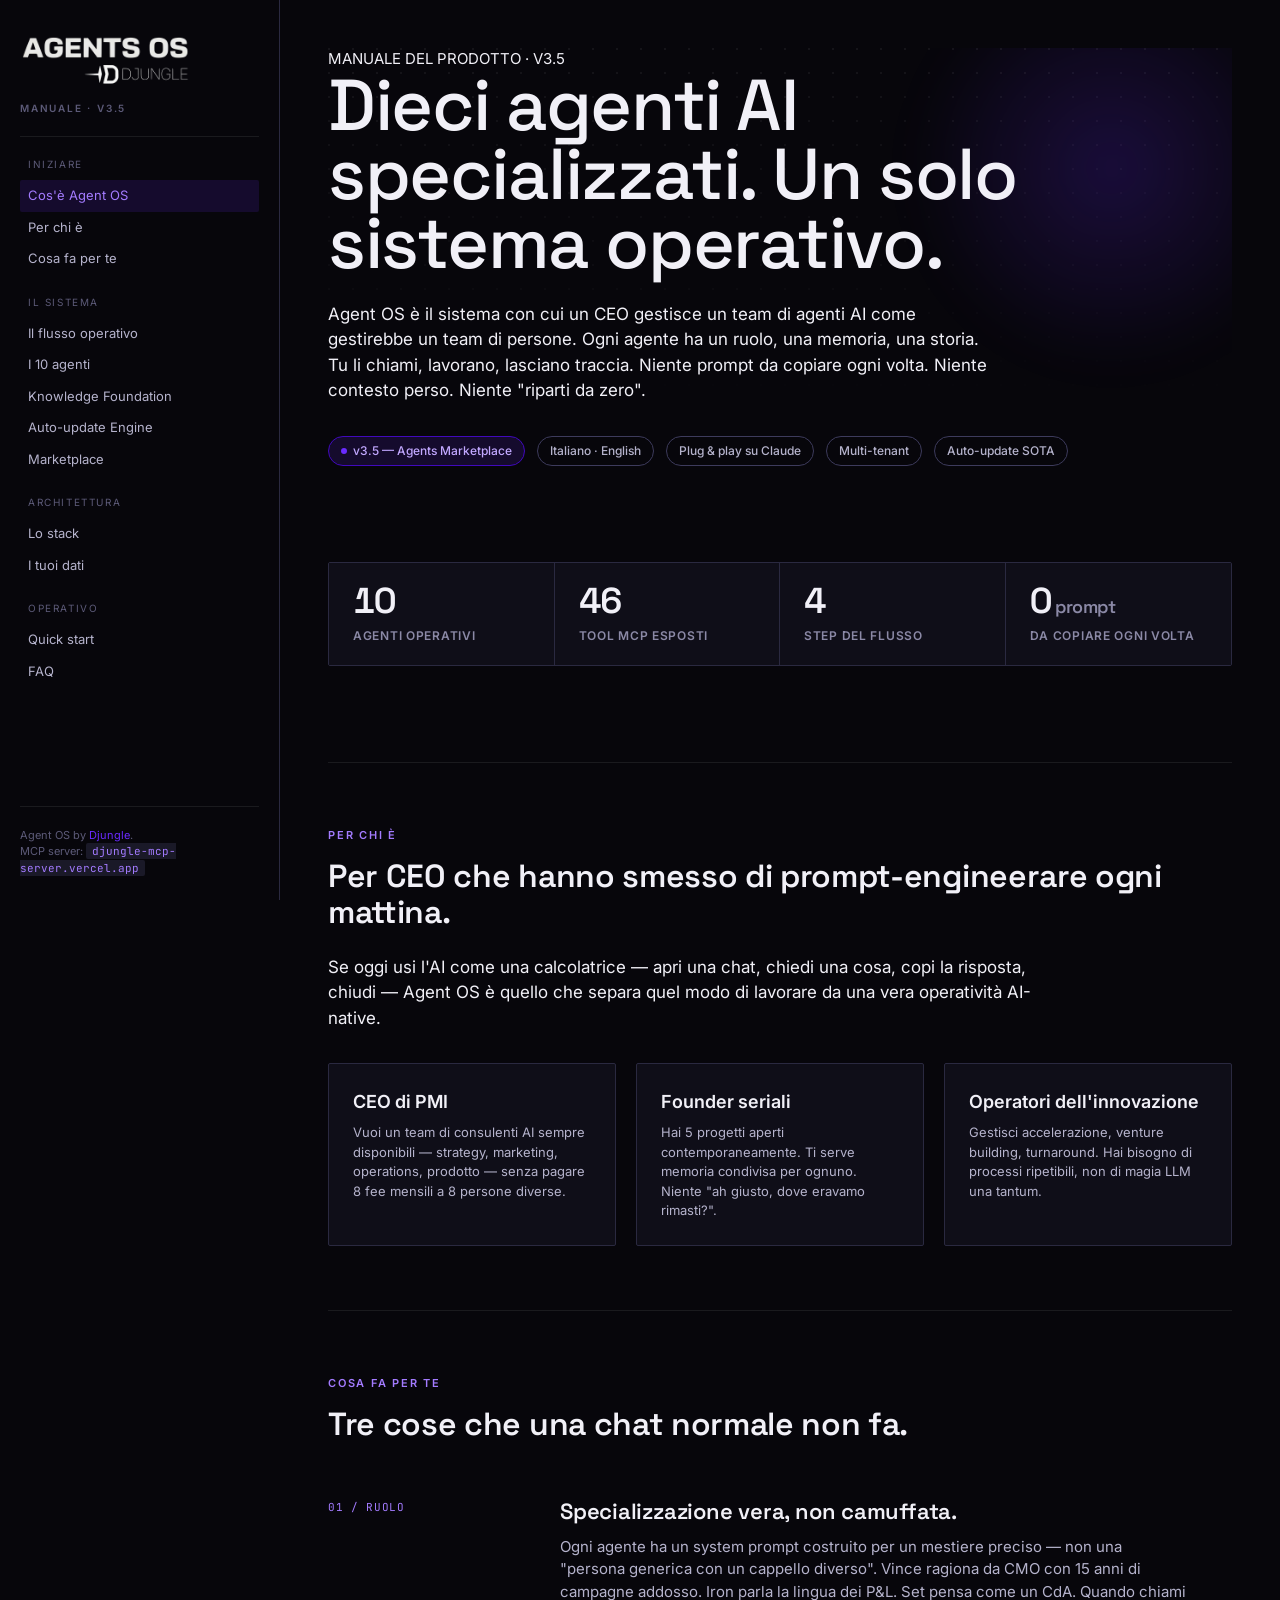
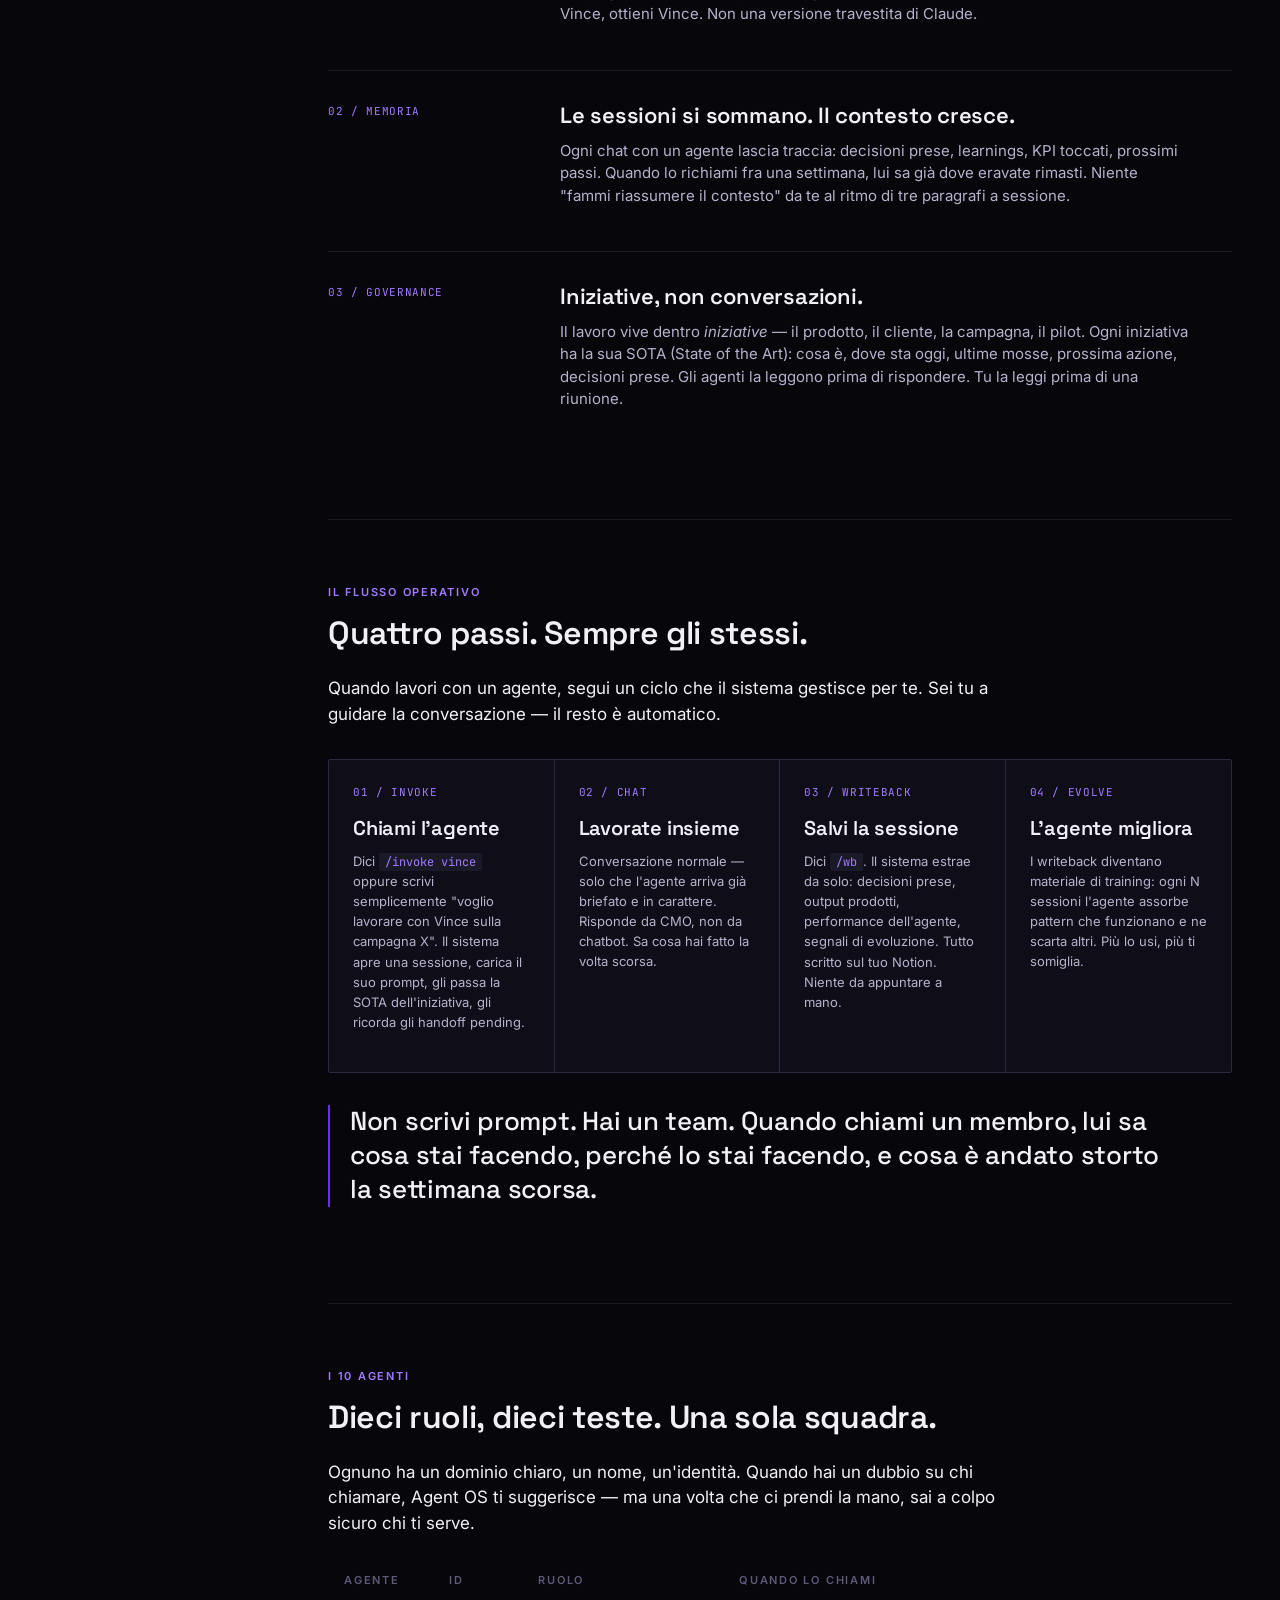
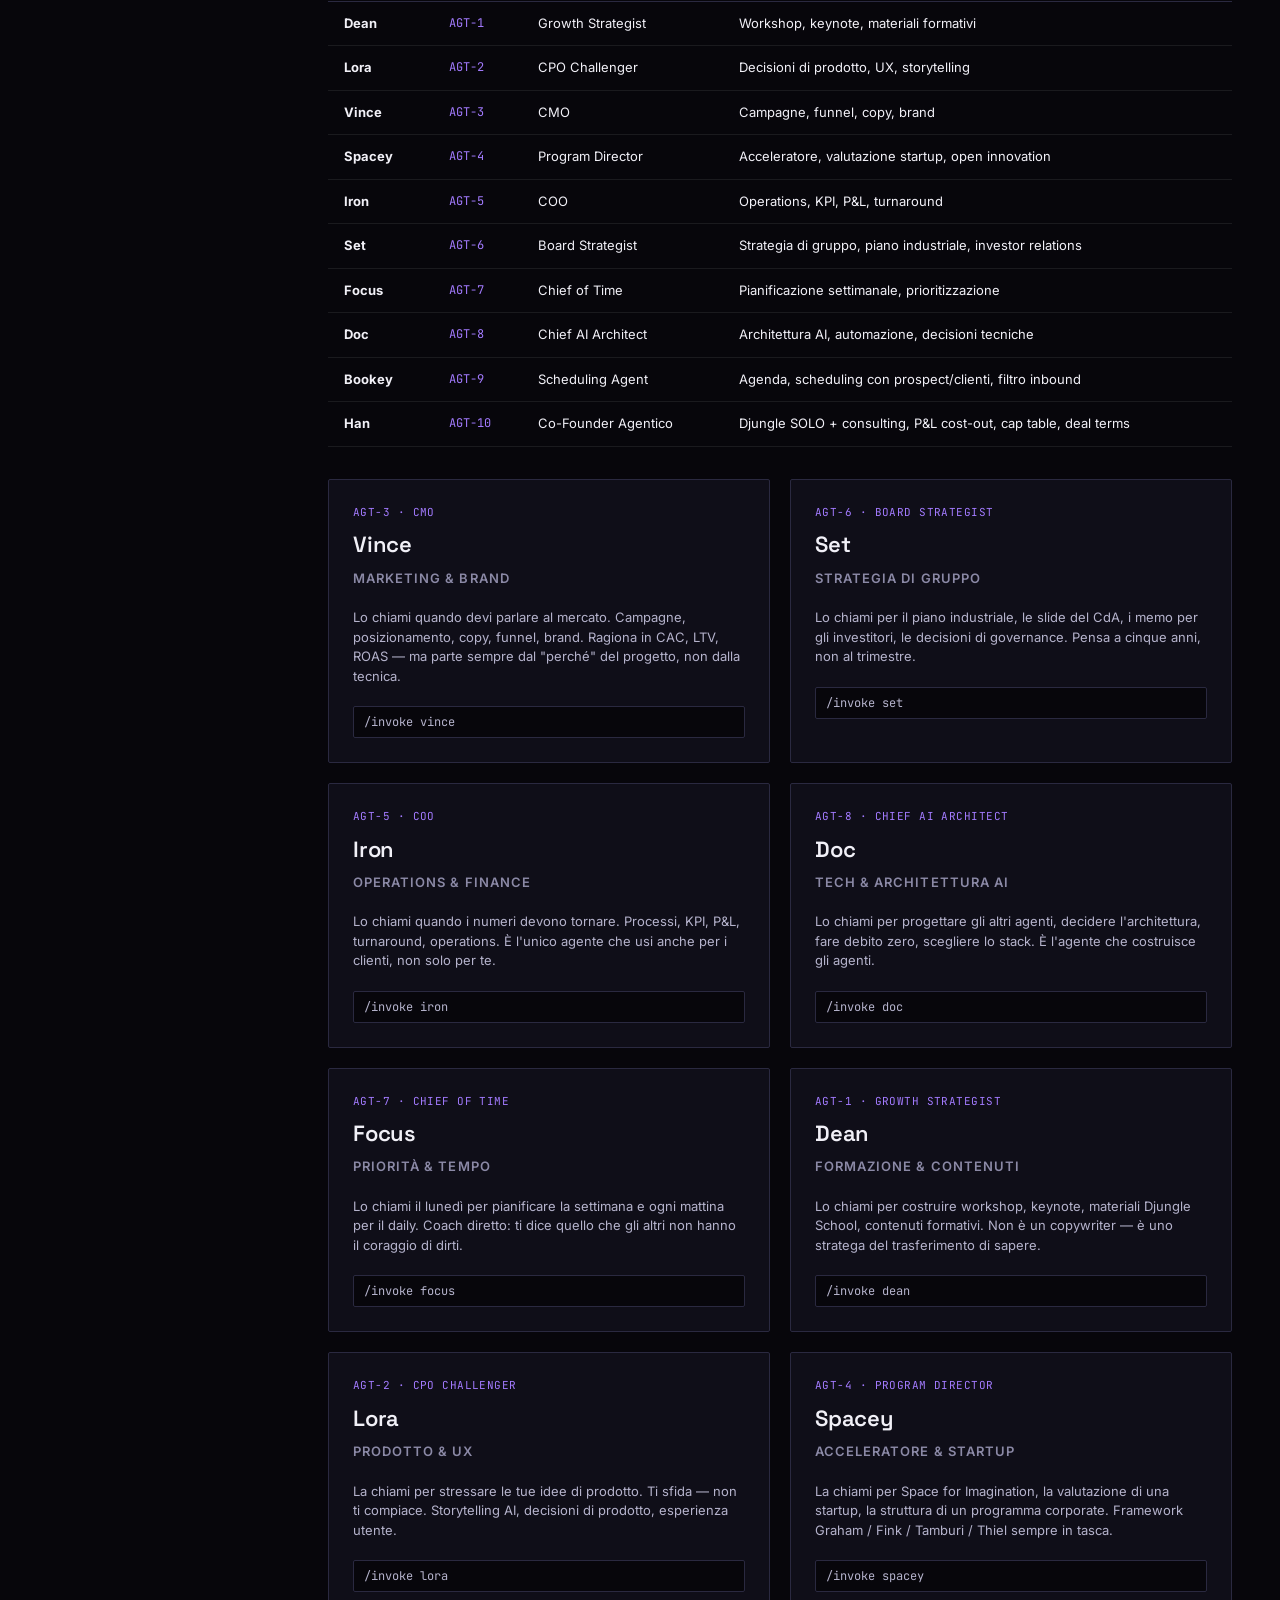
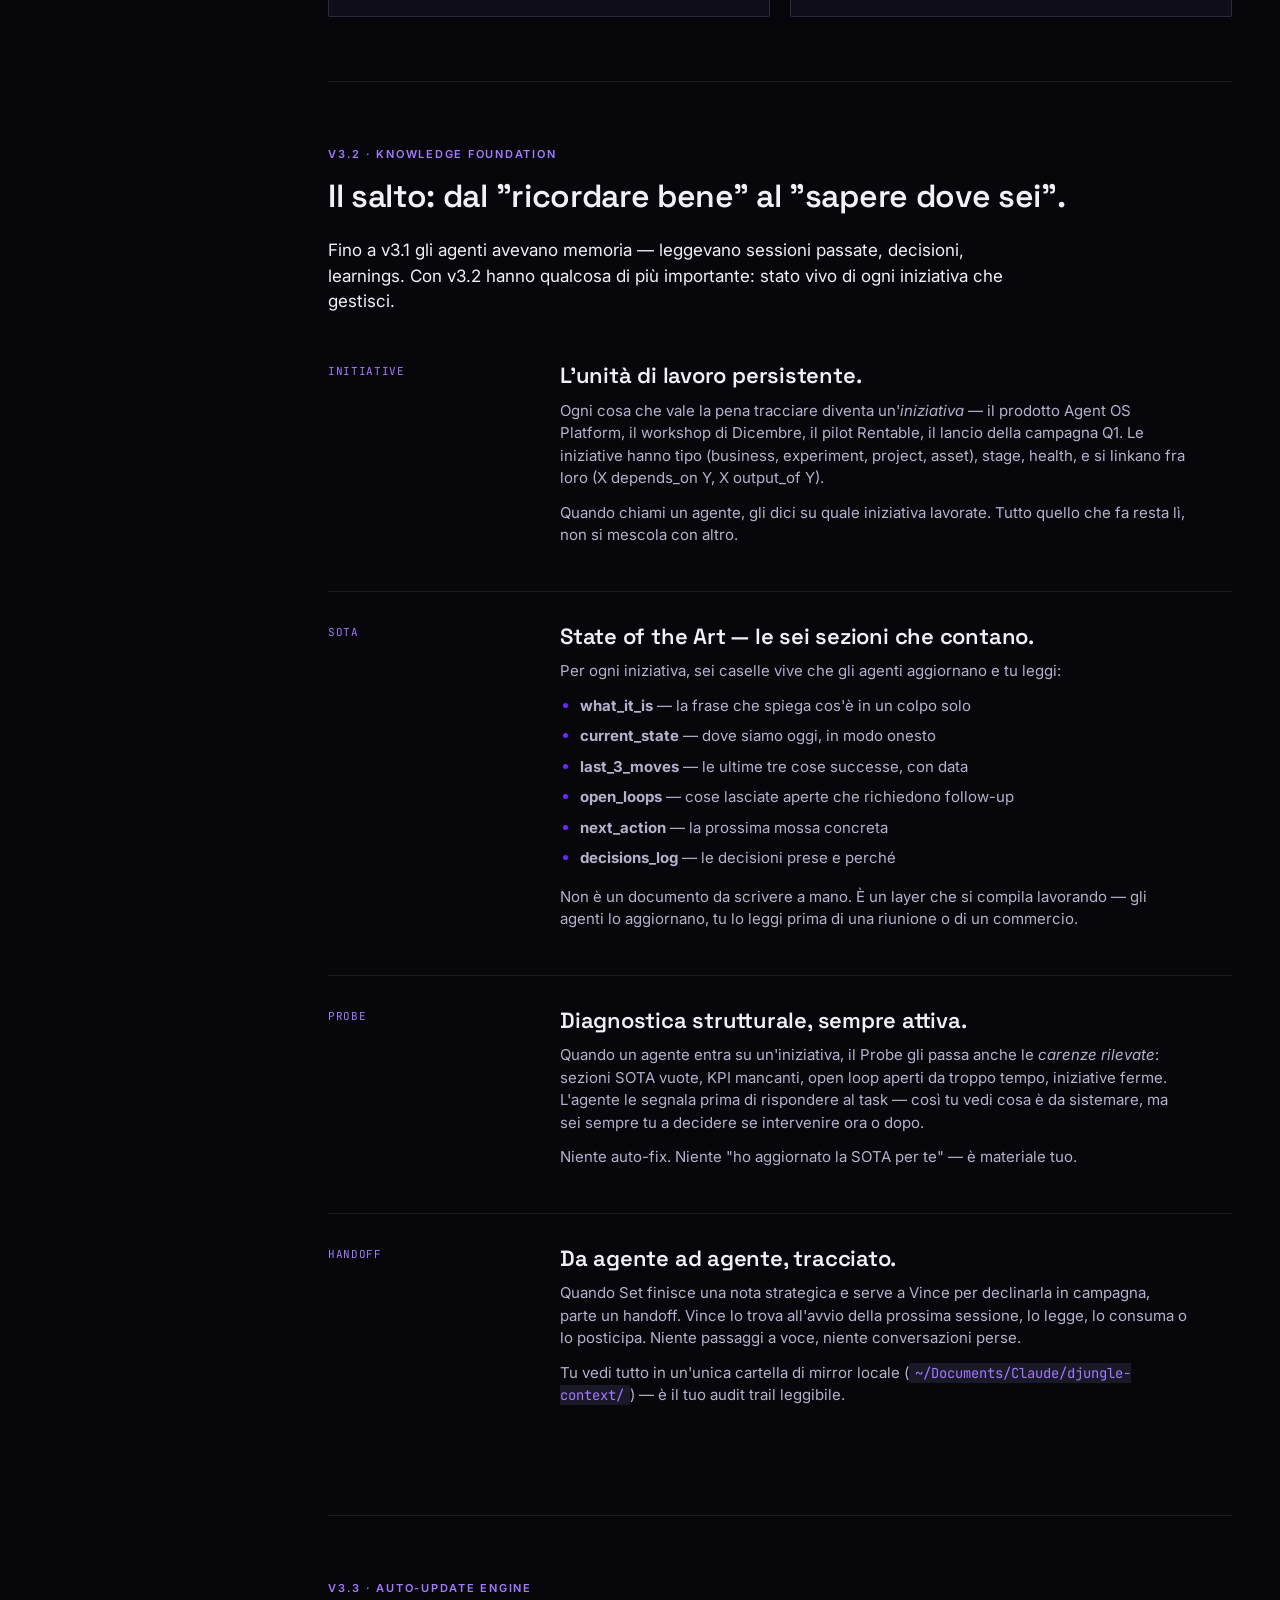
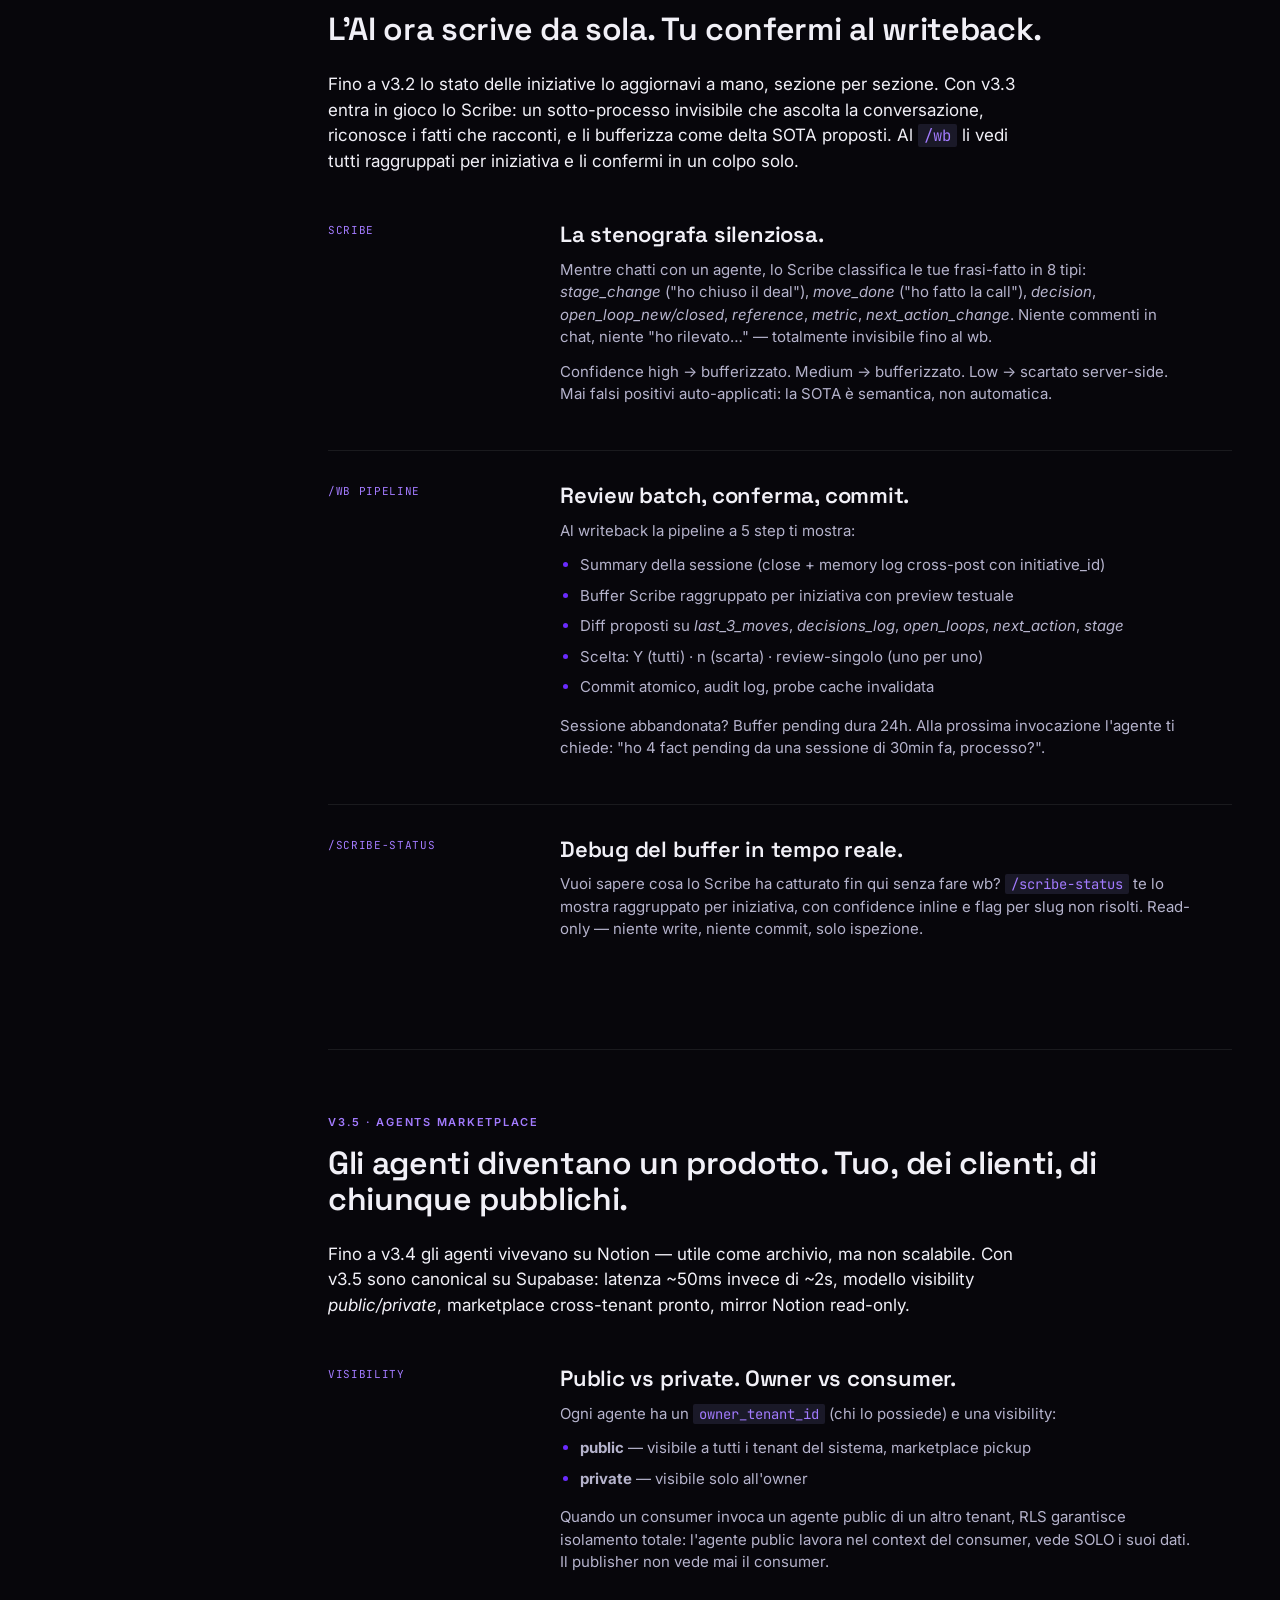
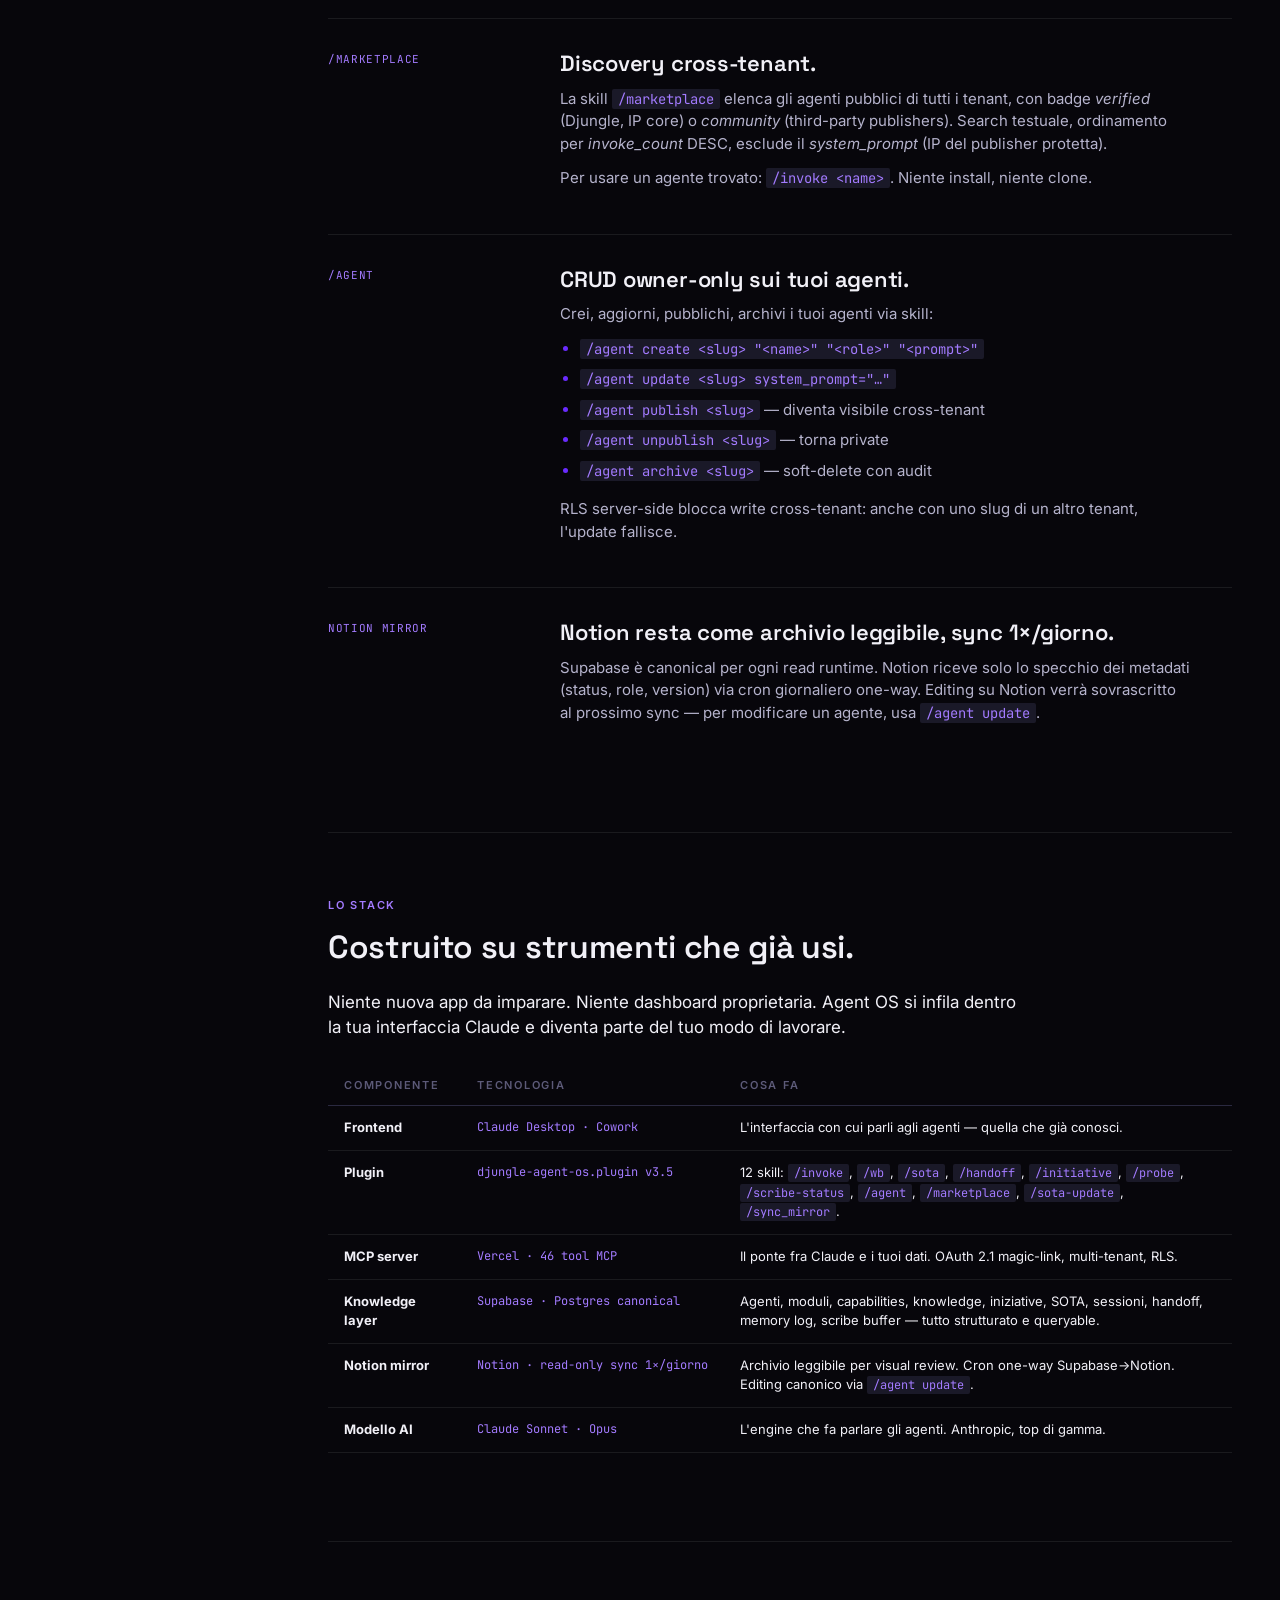
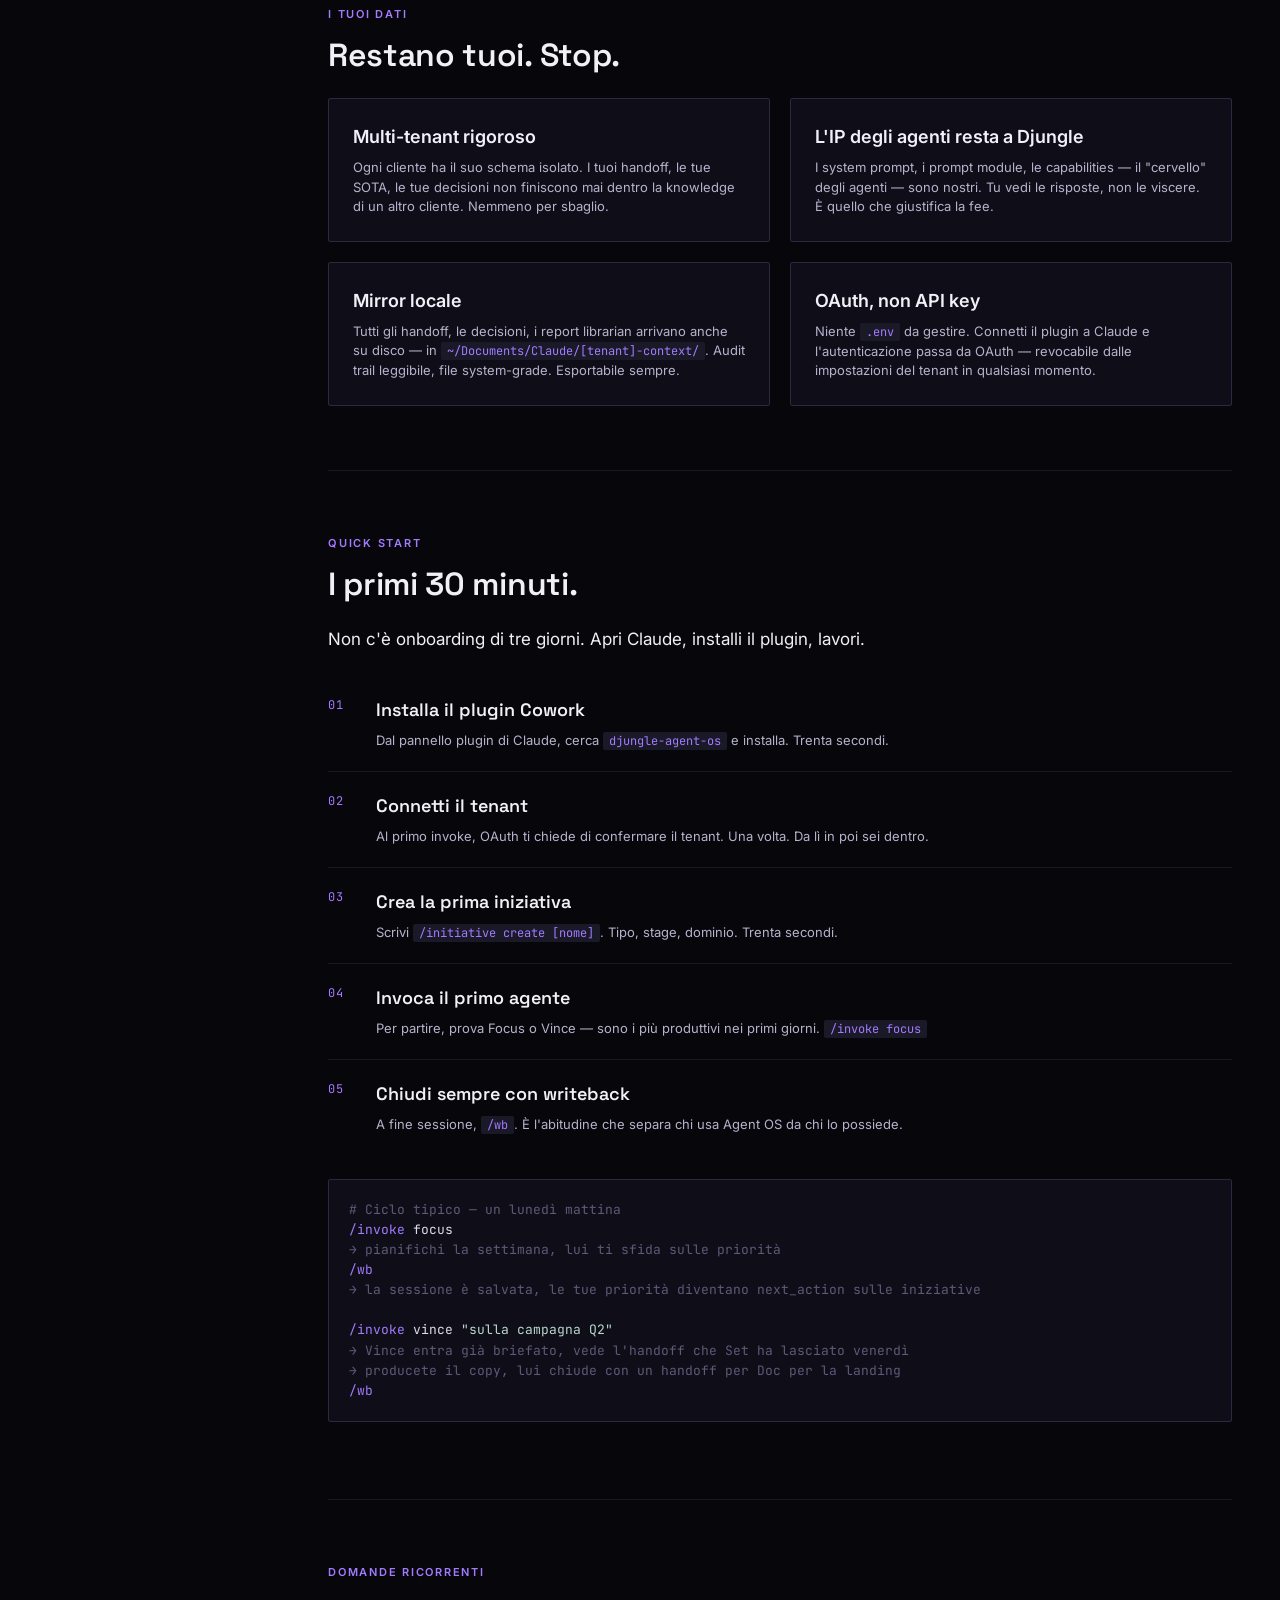
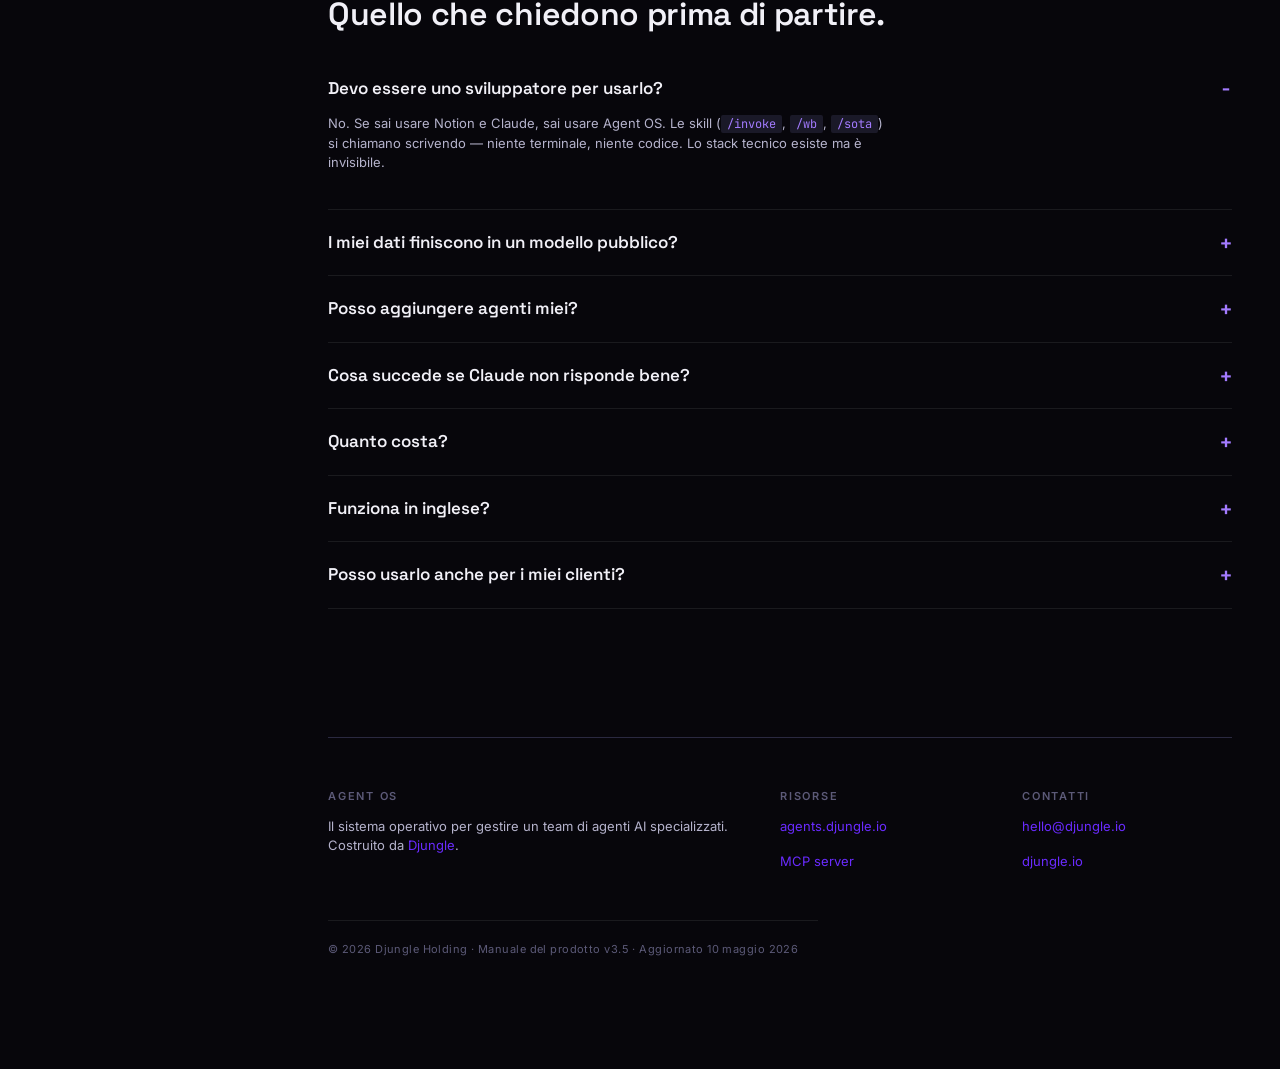
<file: guide/index.html>
<!DOCTYPE html>
<html lang="it" data-theme="dark">
<head>
<meta charset="UTF-8" />
<meta name="viewport" content="width=device-width, initial-scale=1.0" />
<title>Agent OS — Guida al prodotto</title>
<meta name="description" content="Manuale di Agent OS: il sistema operativo per gestire un team di agenti AI specializzati. Costruito da Djungle." />
<link rel="icon" type="image/png" href="assets/logo.png" />
<link rel="stylesheet" href="assets/tokens.css" />
<style>
  /* ============================================================================
     Agent OS — Guida al prodotto
     Design system: Djungle Holding (ink + violet, Space Grotesk + Inter + JetBrains Mono)
     ============================================================================ */

  *, *::before, *::after { box-sizing: border-box; }
  html { scroll-behavior: smooth; }
  body {
    margin: 0;
    background: var(--bg);
    color: var(--fg);
    font-family: var(--font-body);
    font-size: var(--fs-body);
    line-height: var(--lh-body);
    -webkit-font-smoothing: antialiased;
    -moz-osx-font-smoothing: grayscale;
    overflow-x: hidden;
  }
  a { color: var(--accent); text-decoration: none; transition: color var(--dur-fast) var(--ease-out); }
  a:hover { color: var(--violet-300); text-decoration: underline; text-underline-offset: 4px; }
  ::selection { background: var(--violet-500); color: var(--ink-0); }

  /* -------- Layout shell -------- */
  .shell {
    display: grid;
    grid-template-columns: 280px 1fr;
    min-height: 100vh;
  }
  @media (max-width: 960px) {
    .shell { grid-template-columns: 1fr; }
  }

  /* -------- Sidebar -------- */
  aside.nav {
    position: sticky; top: 0;
    height: 100vh;
    border-right: 1px solid var(--border);
    background: var(--ink-1000);
    padding: var(--sp-6) var(--sp-5);
    display: flex; flex-direction: column;
    overflow-y: auto;
    min-width: 0;
  }
  @media (max-width: 960px) {
    aside.nav { position: static; height: auto; border-right: 0; border-bottom: 1px solid var(--border); }
  }
  @media (max-width: 600px) {
    aside.nav { padding: var(--sp-5) var(--sp-4); }
  }
  .brand {
    display: flex; flex-direction: column; align-items: flex-start; gap: var(--sp-3);
    padding-bottom: var(--sp-5);
    border-bottom: 1px solid var(--hairline);
    margin-bottom: var(--sp-5);
  }
  .brand img {
    display: block;
    width: 180px;
    height: auto;
    max-width: 100%;
    /* nudge: the wordmark has built-in horizontal padding, pull left to align with nav items */
    margin-left: -4px;
  }
  .brand .sub {
    font-family: var(--font-body);
    font-size: 10px;
    color: var(--fg-faint);
    letter-spacing: 0.18em;
    text-transform: uppercase;
    font-weight: 600;
  }

  nav .group { margin-bottom: var(--sp-5); }
  nav .group-title {
    font-family: var(--font-body);
    font-size: 10px;
    letter-spacing: 0.16em;
    text-transform: uppercase;
    color: var(--fg-faint);
    margin: 0 0 var(--sp-2) 0;
    padding: 0 var(--sp-2);
  }
  nav ul { list-style: none; padding: 0; margin: 0; }
  nav ul li a {
    display: block;
    padding: 6px var(--sp-2);
    color: var(--fg-muted);
    font-size: 13px;
    border-radius: var(--radius-1);
    transition: color var(--dur-fast) var(--ease-out), background var(--dur-fast) var(--ease-out);
  }
  nav ul li a:hover { color: var(--ink-100); background: var(--ink-900); text-decoration: none; }
  nav ul li a.active { color: var(--violet-300); background: var(--accent-soft); }

  .nav-footer {
    margin-top: auto;
    padding-top: var(--sp-5);
    border-top: 1px solid var(--hairline);
    font-size: 11px;
    color: var(--fg-faint);
    line-height: 1.5;
  }
  .nav-footer code { font-family: var(--font-mono); font-size: 11px; color: var(--violet-300); background: var(--ink-800); padding: 1px 6px; border-radius: 2px; }

  /* -------- Main content -------- */
  main {
    padding: var(--sp-12) var(--sp-12);
    max-width: 1080px;
    min-width: 0; /* grid item: previene overflow da min-content children */
  }
  @media (max-width: 960px) {
    main { padding: var(--sp-8) var(--sp-6); }
  }
  @media (max-width: 600px) {
    main { padding: var(--sp-6) var(--sp-4); }
  }

  section { padding: var(--sp-16) 0; border-top: 1px solid var(--hairline); }
  section:first-of-type { border-top: 0; padding-top: 0; }
  section > .eyebrow {
    font-family: var(--font-body);
    font-size: var(--fs-eyebrow);
    font-weight: 600;
    letter-spacing: var(--tracking-eyebrow);
    text-transform: uppercase;
    color: var(--violet-300);
    margin-bottom: var(--sp-4);
    display: block;
  }

  h1, h2, h3, h4 { margin: 0; }
  h1 {
    font-family: var(--font-display);
    font-size: var(--fs-display-lg);
    line-height: var(--lh-display);
    letter-spacing: var(--tracking-display);
    font-weight: 500;
    text-wrap: balance;
    overflow-wrap: break-word;
    margin-bottom: var(--sp-6);
  }
  h2, h3, h4 { overflow-wrap: break-word; }
  h2 {
    font-family: var(--font-display);
    font-size: var(--fs-h1);
    line-height: var(--lh-heading);
    letter-spacing: var(--tracking-heading);
    font-weight: 600;
    margin-bottom: var(--sp-6);
  }
  h3 {
    font-family: var(--font-display);
    font-size: 22px;
    line-height: var(--lh-heading);
    letter-spacing: var(--tracking-heading);
    font-weight: 600;
    margin-bottom: var(--sp-3);
  }
  h4 {
    font-family: var(--font-body);
    font-size: var(--fs-h3);
    font-weight: 600;
    margin-bottom: var(--sp-2);
  }
  p { margin: 0 0 var(--sp-4) 0; color: var(--fg-muted); max-width: 70ch; }
  p.lead { font-size: var(--fs-body-lg); color: var(--fg); max-width: 64ch; }

  ul.clean { list-style: none; padding: 0; margin: 0; }
  ul.bullets { padding-left: var(--sp-5); margin: 0 0 var(--sp-4) 0; color: var(--fg-muted); }
  ul.bullets li { margin-bottom: var(--sp-2); }
  ul.bullets li::marker { color: var(--violet-500); }

  code, pre { font-family: var(--font-mono); }
  code.inline { font-size: 0.92em; color: var(--violet-300); background: var(--ink-800); padding: 1px 6px; border-radius: 2px; overflow-wrap: anywhere; }
  pre {
    background: var(--ink-900);
    border: 1px solid var(--border);
    border-radius: var(--radius-1);
    padding: var(--sp-5);
    overflow-x: auto;
    font-size: var(--fs-mono);
    line-height: 1.55;
    color: var(--ink-200);
  }
  pre .c { color: var(--fg-faint); }
  pre .k { color: var(--violet-300); }
  pre .s { color: #B8D9CC; }

  /* -------- Hero -------- */
  .hero {
    position: relative;
    padding: var(--sp-16) 0 var(--sp-16) 0;
    overflow: hidden;
  }
  .hero .bg-grid {
    position: absolute; inset: 0;
    background-image: radial-gradient(circle at 1px 1px, rgba(255,255,255,0.06) 1px, transparent 0);
    background-size: 24px 24px;
    mask-image: linear-gradient(to bottom, black 0%, transparent 80%);
    pointer-events: none;
  }
  .hero .glow {
    position: absolute;
    top: -120px; right: -120px;
    width: 480px; height: 480px;
    background: radial-gradient(circle, rgba(106,43,255,0.20) 0%, transparent 60%);
    pointer-events: none;
    filter: blur(20px);
  }
  .hero-inner { position: relative; z-index: 1; }
  .hero h1 { font-size: clamp(40px, 6vw, 72px); }
  .hero .lead { color: var(--fg); font-size: var(--fs-body-lg); max-width: 60ch; margin-bottom: var(--sp-8); }
  .hero-meta {
    display: flex; flex-wrap: wrap; gap: var(--sp-3);
    margin-top: var(--sp-8);
  }
  .pill {
    display: inline-flex; align-items: center; gap: 6px;
    padding: 5px 12px;
    border: 1px solid var(--border-strong);
    border-radius: var(--radius-pill);
    font-size: var(--fs-caption);
    font-weight: 500;
    color: var(--fg-muted);
  }
  .pill.solid {
    background: var(--accent-soft);
    border-color: var(--violet-700);
    color: var(--violet-200);
  }
  .pill .dot { width: 6px; height: 6px; border-radius: 50%; background: var(--violet-500); }

  /* -------- Cards & grids -------- */
  .grid-2 { display: grid; grid-template-columns: repeat(2, 1fr); gap: var(--sp-5); }
  .grid-3 { display: grid; grid-template-columns: repeat(3, 1fr); gap: var(--sp-5); }
  .grid-4 { display: grid; grid-template-columns: repeat(4, 1fr); gap: var(--sp-4); }
  @media (max-width: 800px) {
    .grid-2, .grid-3, .grid-4 { grid-template-columns: 1fr; }
  }

  .card {
    background: var(--bg-raised);
    border: 1px solid var(--border);
    border-radius: var(--radius-1);
    padding: var(--sp-6);
    transition: border-color var(--dur-fast) var(--ease-out), transform var(--dur-fast) var(--ease-out);
  }
  .card:hover { border-color: var(--violet-700); }

  .agent-card { display: flex; flex-direction: column; gap: var(--sp-3); }
  .agent-card .agent-id {
    font-family: var(--font-mono);
    font-size: 11px;
    color: var(--violet-300);
    letter-spacing: 0.04em;
  }
  .agent-card .agent-name {
    font-family: var(--font-display);
    font-size: 22px;
    font-weight: 600;
    letter-spacing: -0.01em;
    line-height: 1.1;
  }
  .agent-card .agent-role {
    font-size: var(--fs-body-sm);
    color: var(--fg-subtle);
    text-transform: uppercase;
    letter-spacing: 0.08em;
    font-weight: 600;
    margin-bottom: var(--sp-2);
  }
  .agent-card .agent-when {
    font-size: var(--fs-body-sm);
    color: var(--fg-muted);
    line-height: 1.5;
  }
  .agent-card .agent-trigger {
    font-family: var(--font-mono);
    font-size: 12px;
    color: var(--ink-300);
    background: var(--ink-1000);
    border: 1px solid var(--border);
    padding: 6px 10px;
    border-radius: 2px;
    margin-top: var(--sp-2);
  }

  /* -------- Flow diagram -------- */
  .flow {
    display: grid;
    grid-template-columns: repeat(4, 1fr);
    gap: 0;
    margin: var(--sp-8) 0;
    border: 1px solid var(--border);
    border-radius: var(--radius-1);
    overflow: hidden;
  }
  @media (max-width: 800px) {
    .flow { grid-template-columns: 1fr; }
  }
  .flow-step {
    background: var(--bg-raised);
    padding: var(--sp-6);
    border-right: 1px solid var(--border);
    position: relative;
  }
  .flow-step:last-child { border-right: 0; }
  @media (max-width: 800px) {
    .flow-step { border-right: 0; border-bottom: 1px solid var(--border); }
    .flow-step:last-child { border-bottom: 0; }
  }
  .flow-step .num {
    font-family: var(--font-mono);
    font-size: 11px;
    color: var(--violet-300);
    letter-spacing: 0.06em;
    margin-bottom: var(--sp-3);
  }
  .flow-step .step-name {
    font-family: var(--font-display);
    font-size: 20px;
    font-weight: 600;
    letter-spacing: -0.01em;
    margin-bottom: var(--sp-2);
  }
  .flow-step .step-desc {
    font-size: var(--fs-body-sm);
    color: var(--fg-muted);
    line-height: 1.55;
  }

  /* -------- Feature blocks (v3.2.0) -------- */
  .feature {
    display: grid;
    grid-template-columns: 200px 1fr;
    gap: var(--sp-8);
    padding: var(--sp-8) 0;
    border-bottom: 1px solid var(--hairline);
  }
  .feature:last-child { border-bottom: 0; }
  @media (max-width: 800px) { .feature { grid-template-columns: 1fr; gap: var(--sp-3); } }
  .feature .feature-tag {
    font-family: var(--font-mono);
    font-size: 11px;
    color: var(--violet-300);
    letter-spacing: 0.06em;
    line-height: 1.5;
  }
  .feature h3 { margin-bottom: var(--sp-3); }
  .feature p { font-size: var(--fs-body); color: var(--fg-muted); margin-bottom: var(--sp-3); }

  /* -------- KPI strip -------- */
  .kpi-strip {
    display: grid;
    grid-template-columns: repeat(4, 1fr);
    gap: 0;
    margin: var(--sp-8) 0;
    border: 1px solid var(--border);
    border-radius: var(--radius-1);
    overflow: hidden;
  }
  @media (max-width: 800px) { .kpi-strip { grid-template-columns: repeat(2, 1fr); } }
  @media (max-width: 460px) { .kpi-strip { grid-template-columns: 1fr; } }
  .kpi {
    background: var(--bg-raised);
    padding: var(--sp-5) var(--sp-6);
    border-right: 1px solid var(--border);
  }
  .kpi:last-child { border-right: 0; }
  .kpi .kpi-num {
    font-family: var(--font-display);
    font-size: 36px;
    font-weight: 600;
    line-height: 1;
    letter-spacing: -0.02em;
    color: var(--ink-100);
    font-feature-settings: "tnum";
    margin-bottom: var(--sp-2);
  }
  .kpi .kpi-num span.unit { font-size: 18px; color: var(--fg-subtle); margin-left: 4px; }
  .kpi .kpi-label {
    font-size: var(--fs-caption);
    color: var(--fg-subtle);
    letter-spacing: 0.06em;
    text-transform: uppercase;
    font-weight: 600;
  }

  /* -------- Steps (come si parte) -------- */
  ol.steps { list-style: none; padding: 0; margin: var(--sp-6) 0; counter-reset: step; }
  ol.steps li {
    counter-increment: step;
    padding: var(--sp-5) 0 var(--sp-5) var(--sp-12);
    position: relative;
    border-bottom: 1px solid var(--hairline);
  }
  ol.steps li:last-child { border-bottom: 0; }
  ol.steps li::before {
    content: counter(step, decimal-leading-zero);
    position: absolute;
    left: 0; top: var(--sp-5);
    font-family: var(--font-mono);
    font-size: 12px;
    color: var(--violet-300);
    letter-spacing: 0.06em;
  }
  ol.steps li h4 { font-family: var(--font-display); font-size: 18px; margin-bottom: var(--sp-2); }
  ol.steps li p { font-size: var(--fs-body-sm); margin: 0; }

  /* -------- FAQ -------- */
  details.faq {
    border-bottom: 1px solid var(--hairline);
    padding: var(--sp-5) 0;
  }
  details.faq summary {
    font-family: var(--font-display);
    font-size: 17px;
    font-weight: 600;
    cursor: pointer;
    list-style: none;
    display: flex; justify-content: space-between; align-items: center;
    color: var(--fg);
  }
  details.faq summary::-webkit-details-marker { display: none; }
  details.faq summary::after {
    content: "+";
    font-family: var(--font-mono);
    color: var(--violet-300);
    font-size: 20px;
    line-height: 1;
    transition: transform var(--dur-fast) var(--ease-out);
  }
  details.faq[open] summary::after { content: "−"; }
  details.faq p { margin-top: var(--sp-3); font-size: var(--fs-body-sm); }

  /* -------- Footer -------- */
  footer.site {
    margin-top: var(--sp-16);
    padding: var(--sp-8) 0 var(--sp-12) 0;
    border-top: 1px solid var(--border);
  }
  footer.site .footer-grid {
    display: grid;
    grid-template-columns: 2fr 1fr 1fr;
    gap: var(--sp-8);
    margin-bottom: var(--sp-8);
  }
  @media (max-width: 800px) { footer.site .footer-grid { grid-template-columns: 1fr; } }
  footer.site .col h5 {
    font-family: var(--font-body);
    font-size: 11px;
    letter-spacing: 0.16em;
    text-transform: uppercase;
    color: var(--fg-faint);
    margin-bottom: var(--sp-3);
    font-weight: 600;
  }
  footer.site .col p { font-size: 13px; }
  footer.site .legal {
    font-size: 11px;
    color: var(--fg-faint);
    letter-spacing: 0.04em;
    border-top: 1px solid var(--hairline);
    padding-top: var(--sp-5);
  }

  /* -------- Decorative bits -------- */
  .arrow { color: var(--violet-300); }
  .em { color: var(--ink-100); }
  .quote {
    font-family: var(--font-display);
    font-size: 26px;
    line-height: 1.3;
    color: var(--ink-100);
    border-left: 2px solid var(--violet-500);
    padding-left: var(--sp-5);
    margin: var(--sp-8) 0;
    max-width: 50ch;
    font-weight: 500;
    letter-spacing: -0.01em;
  }

  table.flow-table {
    width: 100%;
    border-collapse: collapse;
    font-size: var(--fs-body-sm);
    margin: var(--sp-6) 0;
  }
  table.flow-table th, table.flow-table td {
    text-align: left;
    padding: var(--sp-3) var(--sp-4);
    border-bottom: 1px solid var(--hairline);
    vertical-align: top;
  }
  table.flow-table th {
    font-family: var(--font-body);
    font-size: 11px;
    letter-spacing: 0.16em;
    text-transform: uppercase;
    color: var(--fg-faint);
    font-weight: 600;
    border-bottom: 1px solid var(--border);
  }
  table.flow-table td.mono { font-family: var(--font-mono); color: var(--violet-300); white-space: nowrap; font-size: 12px; }
  table.flow-table tr:hover td { background: var(--ink-900); }
  /* Wrapper per scroll orizzontale tabelle larghe su mobile */
  @media (max-width: 700px) {
    table.flow-table { display: block; overflow-x: auto; -webkit-overflow-scrolling: touch; white-space: nowrap; }
    table.flow-table th, table.flow-table td { white-space: normal; }
    table.flow-table td.mono { white-space: nowrap; }
  }
</style>
</head>
<body>

<div class="shell">

  <!-- ============================ SIDEBAR ============================ -->
  <aside class="nav">
    <div class="brand">
      <img src="assets/logo.png" alt="Agent OS — by Djungle" />
      <span class="sub">Manuale · v3.5</span>
    </div>

    <nav>
      <div class="group">
        <p class="group-title">Iniziare</p>
        <ul>
          <li><a href="#cosa-e">Cos'è Agent OS</a></li>
          <li><a href="#per-chi">Per chi è</a></li>
          <li><a href="#valore">Cosa fa per te</a></li>
        </ul>
      </div>
      <div class="group">
        <p class="group-title">Il sistema</p>
        <ul>
          <li><a href="#flusso">Il flusso operativo</a></li>
          <li><a href="#agenti">I 10 agenti</a></li>
          <li><a href="#knowledge">Knowledge Foundation</a></li>
          <li><a href="#scribe">Auto-update Engine</a></li>
          <li><a href="#marketplace">Marketplace</a></li>
        </ul>
      </div>
      <div class="group">
        <p class="group-title">Architettura</p>
        <ul>
          <li><a href="#stack">Lo stack</a></li>
          <li><a href="#dati">I tuoi dati</a></li>
        </ul>
      </div>
      <div class="group">
        <p class="group-title">Operativo</p>
        <ul>
          <li><a href="#quickstart">Quick start</a></li>
          <li><a href="#faq">FAQ</a></li>
        </ul>
      </div>
    </nav>

    <div class="nav-footer">
      Agent OS by <a href="https://djungle.io" target="_blank" rel="noopener">Djungle</a>.<br/>
      MCP server: <code>djungle-mcp-server.vercel.app</code>
    </div>
  </aside>

  <!-- ============================ MAIN ============================ -->
  <main>

    <!-- ============================ HERO ============================ -->
    <section class="hero" id="cosa-e">
      <div class="bg-grid"></div>
      <div class="glow"></div>
      <div class="hero-inner">
        <span class="eyebrow">MANUALE DEL PRODOTTO · V3.5</span>
        <h1>Dieci agenti AI specializzati. Un solo sistema operativo.</h1>
        <p class="lead">
          Agent OS è il sistema con cui un CEO gestisce un team di agenti AI come gestirebbe un team di persone.
          Ogni agente ha un ruolo, una memoria, una storia. Tu li chiami, lavorano, lasciano traccia.
          Niente prompt da copiare ogni volta. Niente contesto perso. Niente <span class="em">"riparti da zero"</span>.
        </p>

        <div class="hero-meta">
          <span class="pill solid"><span class="dot"></span> v3.5 — Agents Marketplace</span>
          <span class="pill">Italiano · English</span>
          <span class="pill">Plug &amp; play su Claude</span>
          <span class="pill">Multi-tenant</span>
          <span class="pill">Auto-update SOTA</span>
        </div>
      </div>
    </section>

    <!-- ============================ KPI STRIP ============================ -->
    <section style="padding-top: 0; border-top: 0;">
      <div class="kpi-strip">
        <div class="kpi">
          <div class="kpi-num">10</div>
          <div class="kpi-label">Agenti operativi</div>
        </div>
        <div class="kpi">
          <div class="kpi-num">46</div>
          <div class="kpi-label">Tool MCP esposti</div>
        </div>
        <div class="kpi">
          <div class="kpi-num">4</div>
          <div class="kpi-label">Step del flusso</div>
        </div>
        <div class="kpi">
          <div class="kpi-num">0<span class="unit">prompt</span></div>
          <div class="kpi-label">Da copiare ogni volta</div>
        </div>
      </div>
    </section>

    <!-- ============================ PER CHI E ============================ -->
    <section id="per-chi">
      <span class="eyebrow">PER CHI È</span>
      <h2>Per CEO che hanno smesso di prompt-engineerare ogni mattina.</h2>
      <p class="lead">
        Se oggi usi l'AI come una calcolatrice — apri una chat, chiedi una cosa, copi la risposta, chiudi —
        Agent OS è quello che separa quel modo di lavorare da una vera operatività AI-native.
      </p>

      <div class="grid-3" style="margin-top: var(--sp-8);">
        <div class="card">
          <h4>CEO di PMI</h4>
          <p style="font-size: var(--fs-body-sm); margin: 0;">
            Vuoi un team di consulenti AI sempre disponibili — strategy, marketing, operations, prodotto —
            senza pagare 8 fee mensili a 8 persone diverse.
          </p>
        </div>
        <div class="card">
          <h4>Founder seriali</h4>
          <p style="font-size: var(--fs-body-sm); margin: 0;">
            Hai 5 progetti aperti contemporaneamente. Ti serve memoria condivisa per ognuno.
            Niente "ah giusto, dove eravamo rimasti?".
          </p>
        </div>
        <div class="card">
          <h4>Operatori dell'innovazione</h4>
          <p style="font-size: var(--fs-body-sm); margin: 0;">
            Gestisci accelerazione, venture building, turnaround.
            Hai bisogno di processi ripetibili, non di magia LLM una tantum.
          </p>
        </div>
      </div>
    </section>

    <!-- ============================ COSA FA PER TE ============================ -->
    <section id="valore">
      <span class="eyebrow">COSA FA PER TE</span>
      <h2>Tre cose che una chat normale non fa.</h2>

      <div class="feature">
        <div class="feature-tag">01 / RUOLO</div>
        <div>
          <h3>Specializzazione vera, non camuffata.</h3>
          <p>
            Ogni agente ha un system prompt costruito per un mestiere preciso — non una "persona generica con un cappello diverso".
            Vince ragiona da CMO con 15 anni di campagne addosso. Iron parla la lingua dei P&amp;L. Set pensa come un CdA.
            Quando chiami Vince, ottieni Vince. Non una versione travestita di Claude.
          </p>
        </div>
      </div>

      <div class="feature">
        <div class="feature-tag">02 / MEMORIA</div>
        <div>
          <h3>Le sessioni si sommano. Il contesto cresce.</h3>
          <p>
            Ogni chat con un agente lascia traccia: decisioni prese, learnings, KPI toccati, prossimi passi.
            Quando lo richiami fra una settimana, lui sa già dove eravate rimasti. Niente "fammi riassumere il contesto" da te al ritmo di tre paragrafi a sessione.
          </p>
        </div>
      </div>

      <div class="feature">
        <div class="feature-tag">03 / GOVERNANCE</div>
        <div>
          <h3>Iniziative, non conversazioni.</h3>
          <p>
            Il lavoro vive dentro <em>iniziative</em> — il prodotto, il cliente, la campagna, il pilot.
            Ogni iniziativa ha la sua SOTA (State of the Art): cosa è, dove sta oggi, ultime mosse, prossima azione, decisioni prese.
            Gli agenti la leggono prima di rispondere. Tu la leggi prima di una riunione.
          </p>
        </div>
      </div>
    </section>

    <!-- ============================ FLUSSO ============================ -->
    <section id="flusso">
      <span class="eyebrow">IL FLUSSO OPERATIVO</span>
      <h2>Quattro passi. Sempre gli stessi.</h2>
      <p class="lead">
        Quando lavori con un agente, segui un ciclo che il sistema gestisce per te.
        Sei tu a guidare la conversazione — il resto è automatico.
      </p>

      <div class="flow">
        <div class="flow-step">
          <div class="num">01 / INVOKE</div>
          <div class="step-name">Chiami l'agente</div>
          <p class="step-desc">
            Dici <code class="inline">/invoke vince</code> oppure scrivi semplicemente "voglio lavorare con Vince sulla campagna X".
            Il sistema apre una sessione, carica il suo prompt, gli passa la SOTA dell'iniziativa, gli ricorda gli handoff pending.
          </p>
        </div>
        <div class="flow-step">
          <div class="num">02 / CHAT</div>
          <div class="step-name">Lavorate insieme</div>
          <p class="step-desc">
            Conversazione normale — solo che l'agente arriva già briefato e in carattere.
            Risponde da CMO, non da chatbot. Sa cosa hai fatto la volta scorsa.
          </p>
        </div>
        <div class="flow-step">
          <div class="num">03 / WRITEBACK</div>
          <div class="step-name">Salvi la sessione</div>
          <p class="step-desc">
            Dici <code class="inline">/wb</code>. Il sistema estrae da solo: decisioni prese, output prodotti, performance dell'agente, segnali di evoluzione.
            Tutto scritto sul tuo Notion. Niente da appuntare a mano.
          </p>
        </div>
        <div class="flow-step">
          <div class="num">04 / EVOLVE</div>
          <div class="step-name">L'agente migliora</div>
          <p class="step-desc">
            I writeback diventano materiale di training: ogni N sessioni l'agente assorbe pattern che funzionano e ne scarta altri.
            Più lo usi, più ti somiglia.
          </p>
        </div>
      </div>

      <div class="quote">
        Non scrivi prompt. Hai un team. Quando chiami un membro, lui sa cosa stai facendo, perché lo stai facendo, e cosa è andato storto la settimana scorsa.
      </div>
    </section>

    <!-- ============================ AGENTI ============================ -->
    <section id="agenti">
      <span class="eyebrow">I 10 AGENTI</span>
      <h2>Dieci ruoli, dieci teste. Una sola squadra.</h2>
      <p class="lead">
        Ognuno ha un dominio chiaro, un nome, un'identità. Quando hai un dubbio su chi chiamare,
        Agent OS ti suggerisce — ma una volta che ci prendi la mano, sai a colpo sicuro chi ti serve.
      </p>

      <table class="flow-table">
        <thead>
          <tr>
            <th>Agente</th>
            <th>ID</th>
            <th>Ruolo</th>
            <th>Quando lo chiami</th>
          </tr>
        </thead>
        <tbody>
          <tr><td><strong>Dean</strong></td><td class="mono">AGT-1</td><td>Growth Strategist</td><td>Workshop, keynote, materiali formativi</td></tr>
          <tr><td><strong>Lora</strong></td><td class="mono">AGT-2</td><td>CPO Challenger</td><td>Decisioni di prodotto, UX, storytelling</td></tr>
          <tr><td><strong>Vince</strong></td><td class="mono">AGT-3</td><td>CMO</td><td>Campagne, funnel, copy, brand</td></tr>
          <tr><td><strong>Spacey</strong></td><td class="mono">AGT-4</td><td>Program Director</td><td>Acceleratore, valutazione startup, open innovation</td></tr>
          <tr><td><strong>Iron</strong></td><td class="mono">AGT-5</td><td>COO</td><td>Operations, KPI, P&amp;L, turnaround</td></tr>
          <tr><td><strong>Set</strong></td><td class="mono">AGT-6</td><td>Board Strategist</td><td>Strategia di gruppo, piano industriale, investor relations</td></tr>
          <tr><td><strong>Focus</strong></td><td class="mono">AGT-7</td><td>Chief of Time</td><td>Pianificazione settimanale, prioritizzazione</td></tr>
          <tr><td><strong>Doc</strong></td><td class="mono">AGT-8</td><td>Chief AI Architect</td><td>Architettura AI, automazione, decisioni tecniche</td></tr>
          <tr><td><strong>Bookey</strong></td><td class="mono">AGT-9</td><td>Scheduling Agent</td><td>Agenda, scheduling con prospect/clienti, filtro inbound</td></tr>
          <tr><td><strong>Han</strong></td><td class="mono">AGT-10</td><td>Co-Founder Agentico</td><td>Djungle SOLO + consulting, P&amp;L cost-out, cap table, deal terms</td></tr>
        </tbody>
      </table>

      <div class="grid-2" style="margin-top: var(--sp-8);">

        <div class="card agent-card">
          <span class="agent-id">AGT-3 · CMO</span>
          <span class="agent-name">Vince</span>
          <span class="agent-role">Marketing &amp; Brand</span>
          <span class="agent-when">
            Lo chiami quando devi parlare al mercato. Campagne, posizionamento, copy, funnel, brand.
            Ragiona in CAC, LTV, ROAS — ma parte sempre dal "perché" del progetto, non dalla tecnica.
          </span>
          <code class="agent-trigger">/invoke vince</code>
        </div>

        <div class="card agent-card">
          <span class="agent-id">AGT-6 · BOARD STRATEGIST</span>
          <span class="agent-name">Set</span>
          <span class="agent-role">Strategia di gruppo</span>
          <span class="agent-when">
            Lo chiami per il piano industriale, le slide del CdA, i memo per gli investitori, le decisioni di governance.
            Pensa a cinque anni, non al trimestre.
          </span>
          <code class="agent-trigger">/invoke set</code>
        </div>

        <div class="card agent-card">
          <span class="agent-id">AGT-5 · COO</span>
          <span class="agent-name">Iron</span>
          <span class="agent-role">Operations &amp; Finance</span>
          <span class="agent-when">
            Lo chiami quando i numeri devono tornare. Processi, KPI, P&amp;L, turnaround, operations.
            È l'unico agente che usi anche per i clienti, non solo per te.
          </span>
          <code class="agent-trigger">/invoke iron</code>
        </div>

        <div class="card agent-card">
          <span class="agent-id">AGT-8 · CHIEF AI ARCHITECT</span>
          <span class="agent-name">Doc</span>
          <span class="agent-role">Tech &amp; Architettura AI</span>
          <span class="agent-when">
            Lo chiami per progettare gli altri agenti, decidere l'architettura, fare debito zero, scegliere lo stack.
            È l'agente che costruisce gli agenti.
          </span>
          <code class="agent-trigger">/invoke doc</code>
        </div>

        <div class="card agent-card">
          <span class="agent-id">AGT-7 · CHIEF OF TIME</span>
          <span class="agent-name">Focus</span>
          <span class="agent-role">Priorità &amp; Tempo</span>
          <span class="agent-when">
            Lo chiami il lunedì per pianificare la settimana e ogni mattina per il daily.
            Coach diretto: ti dice quello che gli altri non hanno il coraggio di dirti.
          </span>
          <code class="agent-trigger">/invoke focus</code>
        </div>

        <div class="card agent-card">
          <span class="agent-id">AGT-1 · GROWTH STRATEGIST</span>
          <span class="agent-name">Dean</span>
          <span class="agent-role">Formazione &amp; Contenuti</span>
          <span class="agent-when">
            Lo chiami per costruire workshop, keynote, materiali Djungle School, contenuti formativi.
            Non è un copywriter — è uno stratega del trasferimento di sapere.
          </span>
          <code class="agent-trigger">/invoke dean</code>
        </div>

        <div class="card agent-card">
          <span class="agent-id">AGT-2 · CPO CHALLENGER</span>
          <span class="agent-name">Lora</span>
          <span class="agent-role">Prodotto &amp; UX</span>
          <span class="agent-when">
            La chiami per stressare le tue idee di prodotto. Ti sfida — non ti compiace.
            Storytelling AI, decisioni di prodotto, esperienza utente.
          </span>
          <code class="agent-trigger">/invoke lora</code>
        </div>

        <div class="card agent-card">
          <span class="agent-id">AGT-4 · PROGRAM DIRECTOR</span>
          <span class="agent-name">Spacey</span>
          <span class="agent-role">Acceleratore &amp; Startup</span>
          <span class="agent-when">
            La chiami per Space for Imagination, la valutazione di una startup, la struttura di un programma corporate.
            Framework Graham / Fink / Tamburi / Thiel sempre in tasca.
          </span>
          <code class="agent-trigger">/invoke spacey</code>
        </div>

      </div>
    </section>

    <!-- ============================ KNOWLEDGE FOUNDATION ============================ -->
    <section id="knowledge">
      <span class="eyebrow">v3.2 · KNOWLEDGE FOUNDATION</span>
      <h2>Il salto: dal "ricordare bene" al "sapere dove sei".</h2>
      <p class="lead">
        Fino a v3.1 gli agenti avevano memoria — leggevano sessioni passate, decisioni, learnings.
        Con v3.2 hanno qualcosa di più importante: <span class="em">stato vivo</span> di ogni iniziativa che gestisci.
      </p>

      <div class="feature">
        <div class="feature-tag">INITIATIVE</div>
        <div>
          <h3>L'unità di lavoro persistente.</h3>
          <p>
            Ogni cosa che vale la pena tracciare diventa un'<em>iniziativa</em> — il prodotto Agent OS Platform,
            il workshop di Dicembre, il pilot Rentable, il lancio della campagna Q1.
            Le iniziative hanno tipo (business, experiment, project, asset), stage, health,
            e si linkano fra loro (X depends_on Y, X output_of Y).
          </p>
          <p>
            Quando chiami un agente, gli dici su quale iniziativa lavorate. Tutto quello che fa resta lì,
            non si mescola con altro.
          </p>
        </div>
      </div>

      <div class="feature">
        <div class="feature-tag">SOTA</div>
        <div>
          <h3>State of the Art — le sei sezioni che contano.</h3>
          <p>
            Per ogni iniziativa, sei caselle vive che gli agenti aggiornano e tu leggi:
          </p>
          <ul class="bullets">
            <li><strong>what_it_is</strong> — la frase che spiega cos'è in un colpo solo</li>
            <li><strong>current_state</strong> — dove siamo oggi, in modo onesto</li>
            <li><strong>last_3_moves</strong> — le ultime tre cose successe, con data</li>
            <li><strong>open_loops</strong> — cose lasciate aperte che richiedono follow-up</li>
            <li><strong>next_action</strong> — la prossima mossa concreta</li>
            <li><strong>decisions_log</strong> — le decisioni prese e perché</li>
          </ul>
          <p>
            Non è un documento da scrivere a mano. È un layer che si compila lavorando — gli agenti lo aggiornano,
            tu lo leggi prima di una riunione o di un commercio.
          </p>
        </div>
      </div>

      <div class="feature">
        <div class="feature-tag">PROBE</div>
        <div>
          <h3>Diagnostica strutturale, sempre attiva.</h3>
          <p>
            Quando un agente entra su un'iniziativa, il Probe gli passa anche le <em>carenze rilevate</em>:
            sezioni SOTA vuote, KPI mancanti, open loop aperti da troppo tempo, iniziative ferme.
            L'agente le segnala prima di rispondere al task — così tu vedi cosa è da sistemare,
            ma sei sempre tu a decidere se intervenire ora o dopo.
          </p>
          <p>
            Niente auto-fix. Niente "ho aggiornato la SOTA per te" — è materiale tuo.
          </p>
        </div>
      </div>

      <div class="feature">
        <div class="feature-tag">HANDOFF</div>
        <div>
          <h3>Da agente ad agente, tracciato.</h3>
          <p>
            Quando Set finisce una nota strategica e serve a Vince per declinarla in campagna, parte un handoff.
            Vince lo trova all'avvio della prossima sessione, lo legge, lo consuma o lo posticipa.
            Niente passaggi a voce, niente conversazioni perse.
          </p>
          <p>
            Tu vedi tutto in un'unica cartella di mirror locale (<code class="inline">~/Documents/Claude/djungle-context/</code>) —
            è il tuo audit trail leggibile.
          </p>
        </div>
      </div>
    </section>

    <!-- ============================ AUTO-UPDATE ENGINE (v3.3) ============================ -->
    <section id="scribe">
      <span class="eyebrow">v3.3 · AUTO-UPDATE ENGINE</span>
      <h2>L'AI ora scrive da sola. Tu confermi al writeback.</h2>
      <p class="lead">
        Fino a v3.2 lo stato delle iniziative lo aggiornavi a mano, sezione per sezione.
        Con v3.3 entra in gioco lo <span class="em">Scribe</span>: un sotto-processo invisibile che ascolta la conversazione,
        riconosce i fatti che racconti, e li bufferizza come delta SOTA proposti.
        Al <code class="inline">/wb</code> li vedi tutti raggruppati per iniziativa e li confermi in un colpo solo.
      </p>

      <div class="feature">
        <div class="feature-tag">SCRIBE</div>
        <div>
          <h3>La stenografa silenziosa.</h3>
          <p>
            Mentre chatti con un agente, lo Scribe classifica le tue frasi-fatto in 8 tipi:
            <em>stage_change</em> ("ho chiuso il deal"), <em>move_done</em> ("ho fatto la call"),
            <em>decision</em>, <em>open_loop_new/closed</em>, <em>reference</em>, <em>metric</em>, <em>next_action_change</em>.
            Niente commenti in chat, niente "ho rilevato…" — totalmente invisibile fino al wb.
          </p>
          <p>
            Confidence high → bufferizzato. Medium → bufferizzato. Low → scartato server-side.
            Mai falsi positivi auto-applicati: la SOTA è semantica, non automatica.
          </p>
        </div>
      </div>

      <div class="feature">
        <div class="feature-tag">/WB PIPELINE</div>
        <div>
          <h3>Review batch, conferma, commit.</h3>
          <p>
            Al writeback la pipeline a 5 step ti mostra:
          </p>
          <ul class="bullets">
            <li>Summary della sessione (close + memory log cross-post con initiative_id)</li>
            <li>Buffer Scribe raggruppato per iniziativa con preview testuale</li>
            <li>Diff proposti su <em>last_3_moves</em>, <em>decisions_log</em>, <em>open_loops</em>, <em>next_action</em>, <em>stage</em></li>
            <li>Scelta: Y (tutti) · n (scarta) · review-singolo (uno per uno)</li>
            <li>Commit atomico, audit log, probe cache invalidata</li>
          </ul>
          <p>
            Sessione abbandonata? Buffer pending dura 24h. Alla prossima invocazione l'agente ti chiede:
            "ho 4 fact pending da una sessione di 30min fa, processo?".
          </p>
        </div>
      </div>

      <div class="feature">
        <div class="feature-tag">/SCRIBE-STATUS</div>
        <div>
          <h3>Debug del buffer in tempo reale.</h3>
          <p>
            Vuoi sapere cosa lo Scribe ha catturato fin qui senza fare wb? <code class="inline">/scribe-status</code>
            te lo mostra raggruppato per iniziativa, con confidence inline e flag per slug non risolti.
            Read-only — niente write, niente commit, solo ispezione.
          </p>
        </div>
      </div>
    </section>

    <!-- ============================ MARKETPLACE (v3.5) ============================ -->
    <section id="marketplace">
      <span class="eyebrow">v3.5 · AGENTS MARKETPLACE</span>
      <h2>Gli agenti diventano un prodotto. Tuo, dei clienti, di chiunque pubblichi.</h2>
      <p class="lead">
        Fino a v3.4 gli agenti vivevano su Notion — utile come archivio, ma non scalabile.
        Con v3.5 sono <span class="em">canonical su Supabase</span>: latenza ~50ms invece di ~2s,
        modello visibility <em>public/private</em>, marketplace cross-tenant pronto, mirror Notion read-only.
      </p>

      <div class="feature">
        <div class="feature-tag">VISIBILITY</div>
        <div>
          <h3>Public vs private. Owner vs consumer.</h3>
          <p>
            Ogni agente ha un <code class="inline">owner_tenant_id</code> (chi lo possiede) e una visibility:
          </p>
          <ul class="bullets">
            <li><strong>public</strong> — visibile a tutti i tenant del sistema, marketplace pickup</li>
            <li><strong>private</strong> — visibile solo all'owner</li>
          </ul>
          <p>
            Quando un consumer invoca un agente public di un altro tenant, RLS garantisce isolamento totale:
            l'agente public lavora nel context del consumer, vede SOLO i suoi dati. Il publisher non vede mai il consumer.
          </p>
        </div>
      </div>

      <div class="feature">
        <div class="feature-tag">/MARKETPLACE</div>
        <div>
          <h3>Discovery cross-tenant.</h3>
          <p>
            La skill <code class="inline">/marketplace</code> elenca gli agenti pubblici di tutti i tenant,
            con badge <em>verified</em> (Djungle, IP core) o <em>community</em> (third-party publishers).
            Search testuale, ordinamento per <em>invoke_count</em> DESC, esclude il <em>system_prompt</em>
            (IP del publisher protetta).
          </p>
          <p>
            Per usare un agente trovato: <code class="inline">/invoke &lt;name&gt;</code>. Niente install, niente clone.
          </p>
        </div>
      </div>

      <div class="feature">
        <div class="feature-tag">/AGENT</div>
        <div>
          <h3>CRUD owner-only sui tuoi agenti.</h3>
          <p>
            Crei, aggiorni, pubblichi, archivi i tuoi agenti via skill:
          </p>
          <ul class="bullets">
            <li><code class="inline">/agent create &lt;slug&gt; "&lt;name&gt;" "&lt;role&gt;" "&lt;prompt&gt;"</code></li>
            <li><code class="inline">/agent update &lt;slug&gt; system_prompt="…"</code></li>
            <li><code class="inline">/agent publish &lt;slug&gt;</code> — diventa visibile cross-tenant</li>
            <li><code class="inline">/agent unpublish &lt;slug&gt;</code> — torna private</li>
            <li><code class="inline">/agent archive &lt;slug&gt;</code> — soft-delete con audit</li>
          </ul>
          <p>
            RLS server-side blocca write cross-tenant: anche con uno slug di un altro tenant, l'update fallisce.
          </p>
        </div>
      </div>

      <div class="feature">
        <div class="feature-tag">NOTION MIRROR</div>
        <div>
          <h3>Notion resta come archivio leggibile, sync 1×/giorno.</h3>
          <p>
            Supabase è canonical per ogni read runtime. Notion riceve solo lo specchio dei metadati
            (status, role, version) via cron giornaliero one-way. Editing su Notion verrà sovrascritto
            al prossimo sync — per modificare un agente, usa <code class="inline">/agent update</code>.
          </p>
        </div>
      </div>
    </section>

    <!-- ============================ STACK ============================ -->
    <section id="stack">
      <span class="eyebrow">LO STACK</span>
      <h2>Costruito su strumenti che già usi.</h2>
      <p class="lead">
        Niente nuova app da imparare. Niente dashboard proprietaria.
        Agent OS si infila dentro la tua interfaccia Claude e diventa parte del tuo modo di lavorare.
      </p>

      <table class="flow-table">
        <thead>
          <tr><th>Componente</th><th>Tecnologia</th><th>Cosa fa</th></tr>
        </thead>
        <tbody>
          <tr>
            <td><strong>Frontend</strong></td>
            <td class="mono">Claude Desktop · Cowork</td>
            <td>L'interfaccia con cui parli agli agenti — quella che già conosci.</td>
          </tr>
          <tr>
            <td><strong>Plugin</strong></td>
            <td class="mono">djungle-agent-os.plugin v3.5</td>
            <td>12 skill: <code class="inline">/invoke</code>, <code class="inline">/wb</code>, <code class="inline">/sota</code>, <code class="inline">/handoff</code>, <code class="inline">/initiative</code>, <code class="inline">/probe</code>, <code class="inline">/scribe-status</code>, <code class="inline">/agent</code>, <code class="inline">/marketplace</code>, <code class="inline">/sota-update</code>, <code class="inline">/sync_mirror</code>.</td>
          </tr>
          <tr>
            <td><strong>MCP server</strong></td>
            <td class="mono">Vercel · 46 tool MCP</td>
            <td>Il ponte fra Claude e i tuoi dati. OAuth 2.1 magic-link, multi-tenant, RLS.</td>
          </tr>
          <tr>
            <td><strong>Knowledge layer</strong></td>
            <td class="mono">Supabase · Postgres canonical</td>
            <td>Agenti, moduli, capabilities, knowledge, iniziative, SOTA, sessioni, handoff, memory log, scribe buffer — tutto strutturato e queryable.</td>
          </tr>
          <tr>
            <td><strong>Notion mirror</strong></td>
            <td class="mono">Notion · read-only sync 1×/giorno</td>
            <td>Archivio leggibile per visual review. Cron one-way Supabase→Notion. Editing canonico via <code class="inline">/agent update</code>.</td>
          </tr>
          <tr>
            <td><strong>Modello AI</strong></td>
            <td class="mono">Claude Sonnet · Opus</td>
            <td>L'engine che fa parlare gli agenti. Anthropic, top di gamma.</td>
          </tr>
        </tbody>
      </table>
    </section>

    <!-- ============================ DATI ============================ -->
    <section id="dati">
      <span class="eyebrow">I TUOI DATI</span>
      <h2>Restano tuoi. Stop.</h2>

      <div class="grid-2" style="margin-top: var(--sp-6);">
        <div class="card">
          <h4>Multi-tenant rigoroso</h4>
          <p style="font-size: var(--fs-body-sm); margin: 0;">
            Ogni cliente ha il suo schema isolato. I tuoi handoff, le tue SOTA, le tue decisioni
            non finiscono mai dentro la knowledge di un altro cliente. Nemmeno per sbaglio.
          </p>
        </div>
        <div class="card">
          <h4>L'IP degli agenti resta a Djungle</h4>
          <p style="font-size: var(--fs-body-sm); margin: 0;">
            I system prompt, i prompt module, le capabilities — il "cervello" degli agenti — sono nostri.
            Tu vedi le risposte, non le viscere. È quello che giustifica la fee.
          </p>
        </div>
        <div class="card">
          <h4>Mirror locale</h4>
          <p style="font-size: var(--fs-body-sm); margin: 0;">
            Tutti gli handoff, le decisioni, i report librarian arrivano anche su disco —
            in <code class="inline">~/Documents/Claude/[tenant]-context/</code>.
            Audit trail leggibile, file system-grade. Esportabile sempre.
          </p>
        </div>
        <div class="card">
          <h4>OAuth, non API key</h4>
          <p style="font-size: var(--fs-body-sm); margin: 0;">
            Niente <code class="inline">.env</code> da gestire. Connetti il plugin a Claude e l'autenticazione
            passa da OAuth — revocabile dalle impostazioni del tenant in qualsiasi momento.
          </p>
        </div>
      </div>
    </section>

    <!-- ============================ QUICK START ============================ -->
    <section id="quickstart">
      <span class="eyebrow">QUICK START</span>
      <h2>I primi 30 minuti.</h2>
      <p class="lead">
        Non c'è onboarding di tre giorni. Apri Claude, installi il plugin, lavori.
      </p>

      <ol class="steps">
        <li>
          <h4>Installa il plugin Cowork</h4>
          <p>Dal pannello plugin di Claude, cerca <code class="inline">djungle-agent-os</code> e installa. Trenta secondi.</p>
        </li>
        <li>
          <h4>Connetti il tenant</h4>
          <p>Al primo invoke, OAuth ti chiede di confermare il tenant. Una volta. Da lì in poi sei dentro.</p>
        </li>
        <li>
          <h4>Crea la prima iniziativa</h4>
          <p>Scrivi <code class="inline">/initiative create [nome]</code>. Tipo, stage, dominio. Trenta secondi.</p>
        </li>
        <li>
          <h4>Invoca il primo agente</h4>
          <p>Per partire, prova Focus o Vince — sono i più produttivi nei primi giorni. <code class="inline">/invoke focus</code></p>
        </li>
        <li>
          <h4>Chiudi sempre con writeback</h4>
          <p>A fine sessione, <code class="inline">/wb</code>. È l'abitudine che separa chi usa Agent OS da chi lo possiede.</p>
        </li>
      </ol>

      <pre><span class="c"># Ciclo tipico — un lunedì mattina</span>
<span class="k">/invoke</span> focus
<span class="c">→ pianifichi la settimana, lui ti sfida sulle priorità</span>
<span class="k">/wb</span>
<span class="c">→ la sessione è salvata, le tue priorità diventano next_action sulle iniziative</span>

<span class="k">/invoke</span> vince <span class="s">"sulla campagna Q2"</span>
<span class="c">→ Vince entra già briefato, vede l'handoff che Set ha lasciato venerdì</span>
<span class="c">→ producete il copy, lui chiude con un handoff per Doc per la landing</span>
<span class="k">/wb</span></pre>
    </section>

    <!-- ============================ FAQ ============================ -->
    <section id="faq">
      <span class="eyebrow">DOMANDE RICORRENTI</span>
      <h2>Quello che chiedono prima di partire.</h2>

      <details class="faq" open>
        <summary>Devo essere uno sviluppatore per usarlo?</summary>
        <p>
          No. Se sai usare Notion e Claude, sai usare Agent OS.
          Le skill (<code class="inline">/invoke</code>, <code class="inline">/wb</code>, <code class="inline">/sota</code>) si chiamano scrivendo —
          niente terminale, niente codice. Lo stack tecnico esiste ma è invisibile.
        </p>
      </details>

      <details class="faq">
        <summary>I miei dati finiscono in un modello pubblico?</summary>
        <p>
          No. Le conversazioni passano da Claude (Anthropic), che ha policy enterprise.
          Iniziative, SOTA, handoff, sessioni stanno sul tuo schema isolato in Postgres.
          Il mirror locale è sul tuo disco. L'IP degli agenti è di Djungle, ma non si confonde con i tuoi dati.
        </p>
      </details>

      <details class="faq">
        <summary>Posso aggiungere agenti miei?</summary>
        <p>
          Sì — è esattamente il modello. Ogni cliente parte con un set base e poi forgia agenti propri sul suo dominio
          (un commerciale, un controller, un legal). Doc è l'agente che ti accompagna a costruirne di nuovi.
        </p>
      </details>

      <details class="faq">
        <summary>Cosa succede se Claude non risponde bene?</summary>
        <p>
          La sessione resta tracciata, lo writeback registra il problema come "performance signal",
          e nella fase EVOLVE il system prompt viene rivisto. L'agente non ti restituisce solo output —
          ti restituisce anche dati su sé stesso.
        </p>
      </details>

      <details class="faq">
        <summary>Quanto costa?</summary>
        <p>
          Modello: setup fee per l'onboarding del tenant + abbonamento mensile per agente attivo + consulenza opzionale.
          La trattativa è case-by-case. <a href="mailto:hello@djungle.io">hello@djungle.io</a> per il dettaglio.
        </p>
      </details>

      <details class="faq">
        <summary>Funziona in inglese?</summary>
        <p>
          Sì. Gli agenti rispondono nella lingua in cui scrivi.
          Il prompt di sistema è scritto in italiano (lingua operativa di Djungle), ma il modello tiene il bilinguismo nativamente.
        </p>
      </details>

      <details class="faq">
        <summary>Posso usarlo anche per i miei clienti?</summary>
        <p>
          Sì — è uno dei modelli d'uso. Iron, in particolare, viene installato presso clienti in turnaround.
          Il tenant del cliente è isolato dal tuo. La fattura è separata, la knowledge anche.
        </p>
      </details>
    </section>

    <!-- ============================ FOOTER ============================ -->
    <footer class="site">
      <div class="footer-grid">
        <div class="col">
          <h5>Agent OS</h5>
          <p style="color: var(--fg-muted);">
            Il sistema operativo per gestire un team di agenti AI specializzati.<br/>
            Costruito da <a href="https://djungle.io">Djungle</a>.
          </p>
        </div>
        <div class="col">
          <h5>Risorse</h5>
          <p><a href="https://agents.djungle.io">agents.djungle.io</a></p>
          <p><a href="https://djungle-mcp-server.vercel.app/mcp">MCP server</a></p>
        </div>
        <div class="col">
          <h5>Contatti</h5>
          <p><a href="mailto:hello@djungle.io">hello@djungle.io</a></p>
          <p><a href="https://djungle.io">djungle.io</a></p>
        </div>
      </div>
      <p class="legal">© 2026 Djungle Holding · Manuale del prodotto v3.5 · Aggiornato 10 maggio 2026</p>
    </footer>

  </main>
</div>

<script>
  // Active link sync — minimal, no dependencies
  const sections = document.querySelectorAll('main section[id]');
  const links = document.querySelectorAll('aside.nav nav a[href^="#"]');
  const map = {};
  links.forEach(a => { map[a.getAttribute('href').slice(1)] = a; });

  const observer = new IntersectionObserver((entries) => {
    entries.forEach(entry => {
      if (entry.isIntersecting) {
        links.forEach(a => a.classList.remove('active'));
        const link = map[entry.target.id];
        if (link) link.classList.add('active');
      }
    });
  }, { rootMargin: '-30% 0px -60% 0px', threshold: 0 });

  sections.forEach(s => observer.observe(s));
</script>

</body>
</html>
</file>
<file: guide/assets/tokens.css>
/* ============================================================================
   Djungle Holding — Colors & Type tokens
   ============================================================================
   Master brand: industrial, austere, fund-grade. The brand cinema uses
   electric violet over deep ink black — not corporate blue, not playful
   pastel. Typography is condensed/geometric for display, neutral for body,
   monospaced for data and operator UI.
   ========================================================================== */

@import url("https://fonts.googleapis.com/css2?family=Space+Grotesk:wght@400;500;600;700&family=Inter:wght@300;400;500;600;700&family=JetBrains+Mono:wght@400;500;600&display=swap");

:root {
  /* ----------------------------------------------------------------
     COLORS — INK (master brand neutrals)
     ---------------------------------------------------------------- */
  --ink-1000: #07060B;   /* deep void — primary brand bg, fund-grade */
  --ink-900:  #0F0E18;   /* surface 1 — slightly raised cards on dark */
  --ink-800:  #1A1928;   /* surface 2 — panels, dropdowns */
  --ink-700:  #2A2940;   /* hairline / heavy border on dark */
  --ink-600:  #3D3B5C;   /* disabled, low-emphasis */
  --ink-500:  #5C5A78;   /* placeholder, tertiary text on dark */
  --ink-400:  #8B89A6;   /* secondary text on dark */
  --ink-300:  #B5B3CC;   /* primary text on dark, low contrast */
  --ink-200:  #DDDCEA;   /* primary text on dark, high contrast */
  --ink-100:  #F1F0F7;   /* on-dark display */
  --ink-0:    #FFFFFF;

  /* ----------------------------------------------------------------
     COLORS — VIOLET (the Djungle signal — used sparingly, with intent)
     The cinema (astronauts, spaceships, dunes) lives in this hue range.
     Saturated, not pastel. Always electric.
     ---------------------------------------------------------------- */
  --violet-50:  #F2EDFF;
  --violet-100: #E1D5FF;
  --violet-200: #C2A8FF;
  --violet-300: #A37BFF;
  --violet-400: #8551FF;
  --violet-500: #6A2BFF;  /* PRIMARY — Djungle Violet */
  --violet-600: #5414E6;
  --violet-700: #4109BD;
  --violet-800: #2E0590;
  --violet-900: #1B0263;

  /* Magenta accent — the highlight on visor reflections, sunset rim */
  --magenta-300: #F37AFF;
  --magenta-500: #D938FF;
  --magenta-700: #9B0EBD;

  /* ----------------------------------------------------------------
     COLORS — PAPER (light mode neutrals; for Bridge fund-grade docs,
     editorial pages, board packs)
     ---------------------------------------------------------------- */
  --paper-0:   #FFFFFF;
  --paper-50:  #FAFAF7;   /* warm off-white — subtle, not stark */
  --paper-100: #F4F3EE;
  --paper-200: #E8E6DD;   /* hairline divider on light */
  --paper-300: #D2CFC2;
  --paper-400: #9C998D;
  --paper-500: #6B6960;
  --paper-700: #2E2D28;
  --paper-900: #14130F;

  /* ----------------------------------------------------------------
     COLORS — DATA (charts, J-curve, P&L tables)
     Borrowed straight from the J-curve illustration in the company
     profile: muted sage = positive cash flow; muted rose = negative.
     ---------------------------------------------------------------- */
  --data-positive: #B8D9CC;   /* sage — positive cashflow / break-even */
  --data-positive-ink: #4D7B68;
  --data-negative: #E8B5B5;   /* rose — negative cashflow / burn */
  --data-negative-ink: #A65656;
  --data-neutral:  #C9C7E0;
  --data-amber:    #E8A24D;
  --data-violet:   var(--violet-500);

  /* ----------------------------------------------------------------
     COLORS — SUB-BRAND ACCENTS
     The master brand is violet/ink. Sub-brands keep ink as the base
     and shift only the accent token, so the system stays coherent.
     ---------------------------------------------------------------- */
  --polaris-accent:   #E0E5EC;   /* cold steel — austerity, operative */
  --polaris-glow:     #7DA8D8;
  --space-accent:     #FF8A3D;   /* warm orange — open innovation, energy */
  --space-glow:       #FFC56B;
  --bridge-accent:    #C9A95B;   /* aged brass — gravitas, institutional */
  --bridge-deep:      #1F2A3A;   /* navy ink for Bridge fund docs */

  /* ----------------------------------------------------------------
     SEMANTIC TOKENS (DARK MODE — DEFAULT MASTER BRAND)
     ---------------------------------------------------------------- */
  --bg:             var(--ink-1000);
  --bg-raised:      var(--ink-900);
  --bg-overlay:     var(--ink-800);
  --fg:             var(--ink-100);
  --fg-muted:       var(--ink-300);
  --fg-subtle:      var(--ink-400);
  --fg-faint:       var(--ink-500);
  --border:         var(--ink-700);
  --border-strong:  var(--ink-600);
  --hairline:       rgba(255,255,255,0.08);

  --accent:         var(--violet-500);
  --accent-hover:   var(--violet-400);
  --accent-press:   var(--violet-600);
  --accent-fg:      var(--ink-0);
  --accent-soft:    rgba(106, 43, 255, 0.14);

  --focus-ring:     var(--violet-300);

  /* ----------------------------------------------------------------
     TYPE — FAMILIES
     Display: Space Grotesk (geometric, condensed feel — closest GF
     match to the wordmark on the cover; flag substitution).
     Body:    Inter (neutral, dense, professional).
     Mono:    JetBrains Mono (data, P&L tables, operator UI).
     ---------------------------------------------------------------- */
  --font-display: "Space Grotesk", "Helvetica Neue", Arial, sans-serif;
  --font-body:    "Inter", -apple-system, BlinkMacSystemFont, "Helvetica Neue", Arial, sans-serif;
  --font-mono:    "JetBrains Mono", ui-monospace, SFMono-Regular, Menlo, Consolas, monospace;
  --font-serif:   "Tiempos Headline", "Source Serif Pro", Georgia, serif;  /* reserved for Bridge fund-grade docs */

  /* ----------------------------------------------------------------
     TYPE — SCALE
     Industrial density. Big jumps for editorial display, tight for body.
     ---------------------------------------------------------------- */
  --fs-display-2xl: clamp(56px, 7.5vw, 120px);
  --fs-display-xl:  clamp(44px, 5.6vw, 88px);
  --fs-display-lg:  clamp(36px, 4.2vw, 64px);
  --fs-display-md:  clamp(28px, 3vw, 44px);
  --fs-h1:          32px;
  --fs-h2:          24px;
  --fs-h3:          18px;
  --fs-h4:          15px;
  --fs-body-lg:     17px;
  --fs-body:        15px;
  --fs-body-sm:     13px;
  --fs-caption:     12px;
  --fs-eyebrow:     11px;   /* uppercased, tracked */
  --fs-mono:        13px;

  --lh-display:     0.96;
  --lh-heading:     1.12;
  --lh-body:        1.5;
  --lh-tight:       1.25;

  --tracking-display:  -0.02em;
  --tracking-heading:  -0.01em;
  --tracking-body:      0em;
  --tracking-eyebrow:   0.16em;
  --tracking-mono:      0em;

  /* ----------------------------------------------------------------
     SPACING — 4px base, 8px rhythm
     ---------------------------------------------------------------- */
  --sp-1:  4px;
  --sp-2:  8px;
  --sp-3:  12px;
  --sp-4:  16px;
  --sp-5:  20px;
  --sp-6:  24px;
  --sp-8:  32px;
  --sp-10: 40px;
  --sp-12: 48px;
  --sp-16: 64px;
  --sp-20: 80px;
  --sp-24: 96px;
  --sp-32: 128px;

  /* ----------------------------------------------------------------
     RADII — small, deliberate. The brand is industrial, not soft.
     Most surfaces are zero-radius or 2px. 8px is reserved for
     interactive elements (buttons, inputs).
     ---------------------------------------------------------------- */
  --radius-0: 0px;
  --radius-1: 2px;
  --radius-2: 4px;
  --radius-3: 8px;
  --radius-pill: 999px;

  /* ----------------------------------------------------------------
     ELEVATION — sparingly. The brand prefers hairlines to shadow.
     ---------------------------------------------------------------- */
  --shadow-1: 0 1px 0 rgba(255,255,255,0.04) inset, 0 1px 2px rgba(0,0,0,0.4);
  --shadow-2: 0 8px 24px -8px rgba(0,0,0,0.5), 0 2px 4px rgba(0,0,0,0.3);
  --shadow-3: 0 24px 60px -16px rgba(0,0,0,0.6), 0 8px 16px -4px rgba(0,0,0,0.4);
  --shadow-glow: 0 0 0 1px rgba(106,43,255,0.4), 0 0 32px -4px rgba(106,43,255,0.5);

  /* ----------------------------------------------------------------
     MOTION
     ---------------------------------------------------------------- */
  --ease-out:    cubic-bezier(0.2, 0.7, 0.2, 1);
  --ease-in-out: cubic-bezier(0.65, 0, 0.35, 1);
  --dur-fast:    140ms;
  --dur-base:    220ms;
  --dur-slow:    420ms;
}

/* ============================================================================
   LIGHT (PAPER) MODE — used by Bridge fund collateral, board packs, the
   editorial layer of the website.
   ============================================================================ */
[data-theme="paper"] {
  --bg:             var(--paper-50);
  --bg-raised:      var(--paper-0);
  --bg-overlay:     var(--paper-100);
  --fg:             var(--paper-900);
  --fg-muted:       var(--paper-700);
  --fg-subtle:      var(--paper-500);
  --fg-faint:       var(--paper-400);
  --border:         var(--paper-200);
  --border-strong:  var(--paper-300);
  --hairline:       rgba(20,19,15,0.08);
  --accent:         var(--violet-600);
  --accent-hover:   var(--violet-700);
  --accent-press:   var(--violet-800);
  --accent-fg:      var(--paper-0);
  --accent-soft:    rgba(65, 9, 189, 0.08);
  --focus-ring:     var(--violet-500);
}

/* ============================================================================
   SEMANTIC ELEMENT STYLES
   Use these classes (or :where for resets) inside design system contexts.
   ============================================================================ */

.dj-display-2xl,
.dj-h0 {
  font-family: var(--font-display);
  font-size: var(--fs-display-2xl);
  line-height: var(--lh-display);
  letter-spacing: var(--tracking-display);
  font-weight: 500;
  text-wrap: balance;
}
.dj-display-xl {
  font-family: var(--font-display);
  font-size: var(--fs-display-xl);
  line-height: var(--lh-display);
  letter-spacing: var(--tracking-display);
  font-weight: 500;
  text-wrap: balance;
}
.dj-display-lg {
  font-family: var(--font-display);
  font-size: var(--fs-display-lg);
  line-height: var(--lh-heading);
  letter-spacing: var(--tracking-display);
  font-weight: 500;
}
.dj-h1 {
  font-family: var(--font-display);
  font-size: var(--fs-h1);
  line-height: var(--lh-heading);
  letter-spacing: var(--tracking-heading);
  font-weight: 600;
}
.dj-h2 {
  font-family: var(--font-display);
  font-size: var(--fs-h2);
  line-height: var(--lh-heading);
  letter-spacing: var(--tracking-heading);
  font-weight: 600;
}
.dj-h3 {
  font-family: var(--font-body);
  font-size: var(--fs-h3);
  line-height: var(--lh-heading);
  letter-spacing: 0;
  font-weight: 600;
}
.dj-h4 {
  font-family: var(--font-body);
  font-size: var(--fs-h4);
  line-height: var(--lh-tight);
  font-weight: 600;
}
.dj-body-lg {
  font-family: var(--font-body);
  font-size: var(--fs-body-lg);
  line-height: var(--lh-body);
  font-weight: 400;
}
.dj-body {
  font-family: var(--font-body);
  font-size: var(--fs-body);
  line-height: var(--lh-body);
  font-weight: 400;
}
.dj-body-sm {
  font-family: var(--font-body);
  font-size: var(--fs-body-sm);
  line-height: var(--lh-body);
  font-weight: 400;
}
.dj-caption {
  font-family: var(--font-body);
  font-size: var(--fs-caption);
  line-height: 1.4;
  color: var(--fg-subtle);
}
.dj-eyebrow {
  font-family: var(--font-body);
  font-size: var(--fs-eyebrow);
  font-weight: 600;
  letter-spacing: var(--tracking-eyebrow);
  text-transform: uppercase;
  color: var(--fg-muted);
}
.dj-mono {
  font-family: var(--font-mono);
  font-size: var(--fs-mono);
  letter-spacing: var(--tracking-mono);
  font-feature-settings: "tnum", "ss01";
}

/* ============================================================================
   SHARED SURFACES
   ============================================================================ */
.dj-surface {
  background: var(--bg);
  color: var(--fg);
  font-family: var(--font-body);
  font-size: var(--fs-body);
  line-height: var(--lh-body);
}

.dj-card {
  background: var(--bg-raised);
  border: 1px solid var(--border);
  border-radius: var(--radius-1);
  padding: var(--sp-6);
}

.dj-divider {
  height: 1px;
  background: var(--border);
  border: 0;
}

.dj-pill {
  display: inline-flex;
  align-items: center;
  gap: var(--sp-2);
  padding: 4px 10px;
  border: 1px solid var(--border-strong);
  border-radius: var(--radius-pill);
  font-family: var(--font-body);
  font-size: var(--fs-caption);
  font-weight: 500;
  color: var(--fg-muted);
}

/* Industrial dot-grid — used as background texture (master brand) */
.dj-grid-bg {
  background-image:
    radial-gradient(circle at 1px 1px, rgba(255,255,255,0.06) 1px, transparent 0);
  background-size: 24px 24px;
  background-position: 0 0;
}
[data-theme="paper"] .dj-grid-bg {
  background-image:
    radial-gradient(circle at 1px 1px, rgba(20,19,15,0.10) 1px, transparent 0);
}
</file>
